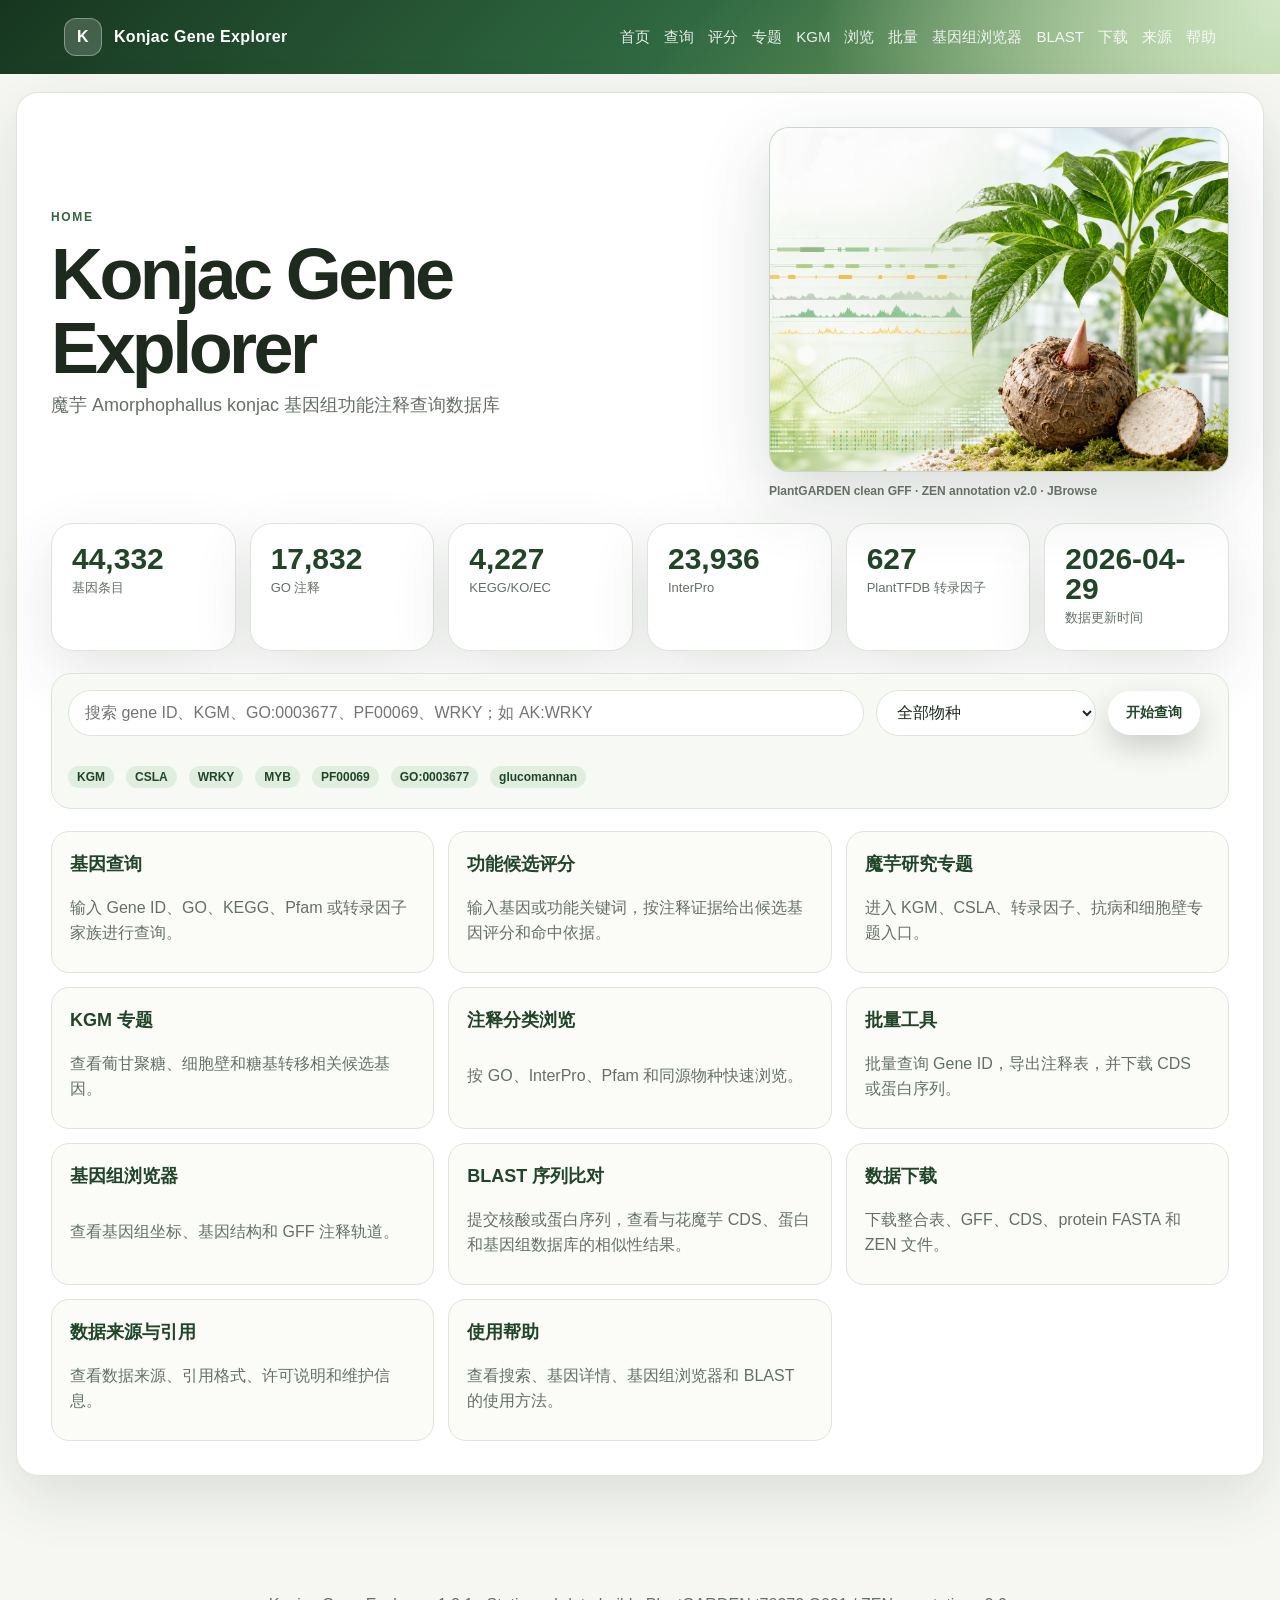
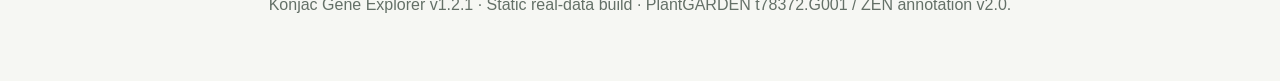
<file: index.html>
﻿<!doctype html>
<html lang="zh-CN">
<head>
  <meta charset="utf-8" />
  <meta name="viewport" content="width=device-width, initial-scale=1" />
  <title>Konjac Gene Explorer | 魔芋基因查询数据库 v1.2.1</title>
  <meta name="description" content="魔芋 Amorphophallus konjac 基因组功能注释查询数据库，整合 PlantGARDEN t78372.G001、ZEN v2.0、GO、KEGG/KO/EC、InterPro、Pfam、PlantTFDB 与序列下载。" />
  <link rel="stylesheet" href="./styles.css" />
</head>
<body>
  <header class="hero">
    <nav class="nav">
      <a class="brand" href="#/" aria-label="Konjac Gene Explorer 首页">
        <span class="brand-mark">K</span>
        <span>Konjac Gene Explorer</span>
      </a>
      <div class="nav-links" aria-label="主要导航">
        <a href="#/">首页</a>
        <a href="#search">查询</a>
        <a href="#score">评分</a>
        <a href="#topics">专题</a>
        <a href="#kgm">KGM</a>
        <a href="#browse">浏览</a>
        <a href="#bulk">批量</a>
        <a href="#" id="navJbrowseLink">基因组浏览器</a>
        <a href="#blast">BLAST</a>
        <a href="#downloads">下载</a>
        <a href="#sources">来源</a>
        <a href="#help">帮助</a>
      </div>
    </nav>
  </header>

  <main>
    <section class="panel home-shell" id="homeView" data-view="home">
      <div class="home-hero-grid">
        <div class="section-heading">
          <p class="eyebrow">Home</p>
          <h1 class="home-title">Konjac Gene Explorer</h1>
          <p class="home-copy">魔芋 Amorphophallus konjac 基因组功能注释查询数据库</p>
        </div>
        <figure class="home-visual">
          <img src="./assets/ai/konjac-hero-genome.png" alt="魔芋植株与基因组浏览轨道的科研风格图像" />
          <figcaption>PlantGARDEN clean GFF · ZEN annotation v2.0 · JBrowse</figcaption>
        </figure>
      </div>

      <section class="hero-stats" aria-label="数据库统计">
        <article><strong id="statGenes">-</strong><span>基因条目</span></article>
        <article><strong id="statGo">-</strong><span>GO 注释</span></article>
        <article><strong id="statKegg">-</strong><span>KEGG/KO/EC</span></article>
        <article><strong id="statInterpro">-</strong><span>InterPro</span></article>
        <article><strong id="statTf">-</strong><span>PlantTFDB 转录因子</span></article>
        <article><strong id="statUpdated">-</strong><span>数据更新时间</span></article>
      </section>

      <div class="home-search">
        <div class="search-main home-search-main">
          <input id="homeSearchInput" type="search" placeholder="搜索 gene ID、KGM、GO:0003677、PF00069、WRKY；如 AK:WRKY" autocomplete="off" />
          <select id="homeSpeciesFilter" class="species-inline-select" aria-label="首页按物种筛选">
            <option value="">全部物种</option>
          </select>
          <button class="button primary" id="homeSearchButton">开始查询</button>
        </div>
        <div class="quick-row" id="homeQuickSearches" aria-label="常用搜索"></div>
      </div>

      <div class="module-grid" id="homeModules"></div>
    </section>

    <section class="panel view-shell" id="searchView" data-view="search" hidden>
      <div class="section-heading">
        <p class="eyebrow">Search</p>
        <h2>基因查询</h2>
        <p>输入 Gene ID、功能关键词、GO、KEGG、Pfam 或转录因子家族后，再显示结果表格。支持同义词扩展搜索。</p>
      </div>

      <div class="quick-row" id="quickSearches" aria-label="常用搜索"></div>

      <div class="search-box">
        <div class="search-main">
          <input id="searchInput" type="search" placeholder="例如：evm.model.HIC_ASM_10.860_Akon、AK:WRKY、KGM、CSLA、GO:0003677、PF00069" autocomplete="off" />
          <select id="speciesFilter" class="species-inline-select" aria-label="按物种筛选">
            <option value="">全部物种</option>
          </select>
          <button class="button primary" id="searchButton">搜索</button>
          <button class="button ghost" id="resetButton">重置</button>
        </div>
        <div class="search-options">
          <label>字段
            <select id="fieldFilter" aria-label="选择搜索字段">
              <option value="all">全字段</option>
              <option value="gene">Gene ID / 别名</option>
              <option value="function">功能注释</option>
              <option value="go">GO / GO slim</option>
              <option value="kegg">KEGG / KO / EC</option>
              <option value="domain">InterPro / Pfam</option>
              <option value="tf">转录因子</option>
              <option value="homology">同源命中</option>
              <option value="location">染色体/坐标</option>
            </select>
          </label>
          <label>注释状态
            <select id="annotationFilter" aria-label="按注释状态筛选">
              <option value="">全部</option>
              <option value="go">有 GO</option>
              <option value="kegg">有 KEGG/KO/EC</option>
              <option value="interpro">有 InterPro</option>
              <option value="pfam">有 Pfam</option>
              <option value="tf">PlantTFDB 转录因子</option>
              <option value="homolog">有同源命中</option>
              <option value="hic">HIC_ASM 染色体组装片段</option>
              <option value="ctg">CTG 片段</option>
            </select>
          </label>
          <label>排序
            <select id="sortMode" aria-label="排序方式">
              <option value="relevance">相关度</option>
              <option value="gene_id">Gene ID</option>
              <option value="location">染色体/坐标</option>
              <option value="protein_desc">蛋白长度 ↓</option>
              <option value="identity_desc">Identity ↓</option>
              <option value="bitscore_desc">Bitscore ↓</option>
            </select>
          </label>
          <label>每页
            <select id="pageSize" aria-label="每页显示条数">
              <option value="50">50</option>
              <option value="100" selected>100</option>
              <option value="250">250</option>
            </select>
          </label>
        </div>
      </div>

      <p id="searchPrompt" class="search-prompt">请输入 Gene ID、功能关键词、GO、KEGG、Pfam 或转录因子家族进行查询。</p>
      <div id="activeTopic" class="active-topic" hidden></div>
      <div id="queryHint" class="query-hint" hidden></div>
      <div id="loadStatus" class="load-status" role="status" aria-live="polite">
        <div class="load-status-head">
          <span id="loadStatusText">正在准备加载数据...</span>
          <span id="loadStatusPercent">0%</span>
        </div>
        <div class="load-bar" aria-hidden="true"><span id="loadStatusBar"></span></div>
      </div>

      <div class="toolbar">
        <span id="resultCount">当前尚未执行搜索</span>
        <div class="toolbar-actions">
          <button class="button ghost small" id="prevPage">上一页</button>
          <span id="pageInfo" class="muted">-</span>
          <button class="button ghost small" id="nextPage">下一页</button>
          <button class="button secondary small" id="downloadFiltered">下载当前结果 CSV</button>
        </div>
      </div>
      <div id="filterSummary" class="filter-summary" hidden></div>
      <div id="searchStatus" class="search-status" hidden></div>

      <div id="resultsPanel" hidden>
        <div class="table-wrap">
          <table id="resultsTable">
            <thead>
              <tr>
                <th>Gene ID</th>
                <th>基因名称/别名</th>
                <th>位置</th>
                <th>功能摘要</th>
                <th>证据</th>
                <th>详情</th>
              </tr>
            </thead>
            <tbody></tbody>
          </table>
        </div>
        <div id="emptyHelp" class="empty-help" hidden></div>
      </div>
    </section>

    <section class="panel view-shell" id="scoreView" data-view="score" hidden>
      <div class="section-heading">
        <p class="eyebrow">Function scorer</p>
        <h2>功能候选评分</h2>
        <p>输入 Gene ID 或功能关键词，基于现有注释证据进行可解释评分。当前不调用外部 API。</p>
      </div>
      <div id="scoreContent" class="score-tool"></div>
    </section>

    <section class="panel view-shell" id="geneView" data-view="gene" hidden>
      <div class="section-heading">
        <p class="eyebrow">Gene detail</p>
        <h2 id="detailTitle">基因详情</h2>
      </div>
      <div class="gene-detail-actions">
        <button class="button ghost small" id="backToSearch">返回搜索结果</button>
        <a class="button secondary small" href="#search">返回搜索页</a>
      </div>
      <div id="detailContent" class="detail-grid"></div>
    </section>

    <section class="panel view-shell" id="topicsView" data-view="topics" hidden>
      <div class="section-heading">
        <p class="eyebrow">Topic shortcuts</p>
        <h2>魔芋研究专题</h2>
        <p>点击专题卡片后会跳转到搜索页并自动执行对应关键词搜索。</p>
      </div>
      <div id="topicCards" class="topic-grid"></div>
    </section>

    <section class="panel view-shell" id="kgmView" data-view="kgm" hidden>
      <div class="section-heading">
        <p class="eyebrow">KGM topic</p>
        <h2>葡甘聚糖候选基因专题</h2>
        <p>围绕 konjac glucomannan、细胞壁、多糖合成和糖基转移相关注释整理候选基因。</p>
      </div>
      <div id="kgmContent" class="kgm-topic"></div>
    </section>

    <section class="panel view-shell" id="browseView" data-view="browse" hidden>
      <div class="section-heading">
        <p class="eyebrow">Browse</p>
        <h2>注释分类浏览</h2>
        <p>点击标签会跳转到搜索页并自动执行查询。</p>
      </div>
      <div id="browsePanels" class="browse-grid"></div>
    </section>

    <section class="panel view-shell" id="bulkView" data-view="bulk" hidden>
      <div class="section-heading">
        <p class="eyebrow">Bulk tools</p>
        <h2>批量 Gene ID 工具</h2>
        <p>粘贴多个 Gene ID，批量查看注释、导出表格或下载序列。</p>
      </div>
      <div id="bulkContent" class="bulk-tool"></div>
    </section>

    <section class="panel view-shell" id="downloadsView" data-view="downloads" hidden>
      <div class="section-heading">
        <p class="eyebrow">Downloads</p>
        <h2>数据下载</h2>
        <p>提供网站整合表、GFF、CDS、protein FASTA 和 ZEN 注释文件。</p>
      </div>
      <div class="download-meta">
        <div><strong>版本</strong><span>v1.2.1</span></div>
        <div><strong>更新时间</strong><span>2026-04-29</span></div>
      </div>
      <div id="downloadCards" class="download-grid"></div>
    </section>
    <section class="panel view-shell" id="blastView" data-view="blast" hidden>
      <div class="section-heading">
        <p class="eyebrow">BLAST</p>
        <h2>BLAST 序列比对</h2>
        <p>提交核酸或蛋白序列，搜索花魔芋 CDS、蛋白和基因组数据库。</p>
      </div>
      <div id="blastContent" class="blast-grid"></div>
    </section>

    <section class="panel view-shell" id="sourcesView" data-view="sources" hidden>
      <div class="section-heading">
        <p class="eyebrow">Sources & citation</p>
        <h2>数据来源与引用信息</h2>
      </div>
      <div class="source-grid" id="sourcesContent">
        <article class="card">
          <h3>当前数据版本</h3>
          <dl>
            <dt>物种</dt><dd>Amorphophallus konjac</dd>
            <dt>基因组</dt><dd>PlantGARDEN t78372.G001 / NCBI assembly GCA_022559845.1</dd>
            <dt>基因结构</dt><dd>PlantGARDEN clean.gff</dd>
            <dt>CDS / protein</dt><dd>clean.cds / clean.pep</dd>
            <dt>功能注释</dt><dd>ZEN annotation v2.0, GO, GO slim, KEGG/KO/EC, InterPro, Pfam, PlantTFDB</dd>
            <dt>网站版本</dt><dd>Konjac Gene Explorer v1.2.1 static build</dd>
            <dt>更新时间</dt><dd>2026-04-29</dd>
          </dl>
        </article>
        <article class="card">
          <h3>引用与许可</h3>
          <dl>
            <dt>PlantGARDEN</dt><dd>Amorphophallus konjac genome and gene annotation resources</dd>
            <dt>ZEN</dt><dd>ZEN annotation v2.0 annotation package</dd>
            <dt>NCBI assembly</dt><dd>GCA_022559845.1</dd>
            <dt>外部资源</dt><dd>GO、KEGG/KO/EC、InterPro、Pfam、PlantTFDB</dd>
            <dt>Citation</dt><dd>Konjac Gene Explorer, data release 2026-04-29</dd>
            <dt>License</dt><dd>请同时遵循原始数据源和外部注释数据库的使用条款。</dd>
          </dl>
        </article>
        <article class="card full">
          <h3>解释与使用边界</h3>
          <ul class="check-list">
            <li>候选基因来自功能注释、结构域、GO/KEGG、同源命中和专题关键字筛选，不等同于实验验证结果。</li>
            <li>目前完整基因注释、CDS、蛋白和 JBrowse 轨道已接入花魔芋；白魔芋、珠芽魔芋和疣柄魔芋仍需完整基因集后再导入搜索库。</li>
            <li>用于论文、报告或公开数据发布前，应核对 PlantGARDEN、ZEN、NCBI、GO、KEGG、InterPro、Pfam、PlantTFDB 的正式引用和许可要求。</li>
            <li>使用本站结果发表或展示时，建议同时引用原始基因组、注释和外部数据库来源。</li>
          </ul>
        </article>
      </div>
      <p class="notice">说明：本站整合花魔芋基因组、基因结构、功能注释、序列检索、基因组浏览器和 BLAST 查询；表达矩阵和共表达网络可在后续版本继续加入。</p>
    </section>

    <section class="panel view-shell" id="helpView" data-view="help" hidden>
      <div class="section-heading">
        <p class="eyebrow">Help</p>
        <h2>使用帮助</h2>
      </div>
      <div class="help-grid" id="helpContent">
        <article class="card">
          <h3>搜索示例</h3>
          <ul>
            <li>精确 gene ID：<code>evm.model.HIC_ASM_10.860_Akon</code></li>
            <li>物种前缀：<code>AK:evm.model.HIC_ASM_10.860_Akon</code> 或 <code>AKevm.model.HIC_ASM_10.860_Akon</code></li>
            <li>结构域：<code>PF00069</code>、<code>IPR000719</code></li>
            <li>GO：<code>GO:0003677</code> 或 <code>DNA binding</code></li>
            <li>魔芋关键词：<code>KGM</code>、<code>CSLA</code>、<code>WRKY</code></li>
            <li>转录因子：<code>WRKY</code>、<code>MYB</code>、<code>bHLH</code></li>
          </ul>
        </article>
        <article class="card">
          <h3>基因组浏览器</h3>
          <p>基因详情页提供“在基因组浏览器中查看”入口，可跳转到对应坐标并显示基因结构。</p>
          <p class="help-note">如果轨道加载较慢，请等待参考序列和 GFF 轨道完成加载后再操作视图。</p>
        </article>
        <article class="card">
          <h3>常见问题</h3>
          <ul>
            <li>如果 URL 中带有 <code>#search?q=...</code> 或 <code>#gene/...</code>，刷新后会恢复到对应视图。</li>
            <li>搜索栏旁的物种选择可限制搜索范围；不选择时搜索当前已接入的全部基因记录。</li>
            <li>BLAST 任务提交后可能需要等待计算节点处理，刷新任务可查看最新状态。</li>
            <li>表达图谱和多物种比较将在获得完整表达矩阵或其他物种基因集后加入。</li>
          </ul>
        </article>
      </div>
    </section>
  </main>

  <div id="toast" class="toast" hidden></div>

  <footer>
    <p>Konjac Gene Explorer v1.2.1 · Static real-data build · PlantGARDEN t78372.G001 / ZEN annotation v2.0.</p>
  </footer>

  <script src="./runtime-config.js"></script>
  <script src="./scripts/runtime-url-core.js"></script>
  <script src="./scripts/gene-display-core.js"></script>
  <script src="./scripts/function-scorer-core.js"></script>
  <script src="./app.js"></script>
</body>
</html>
</file>
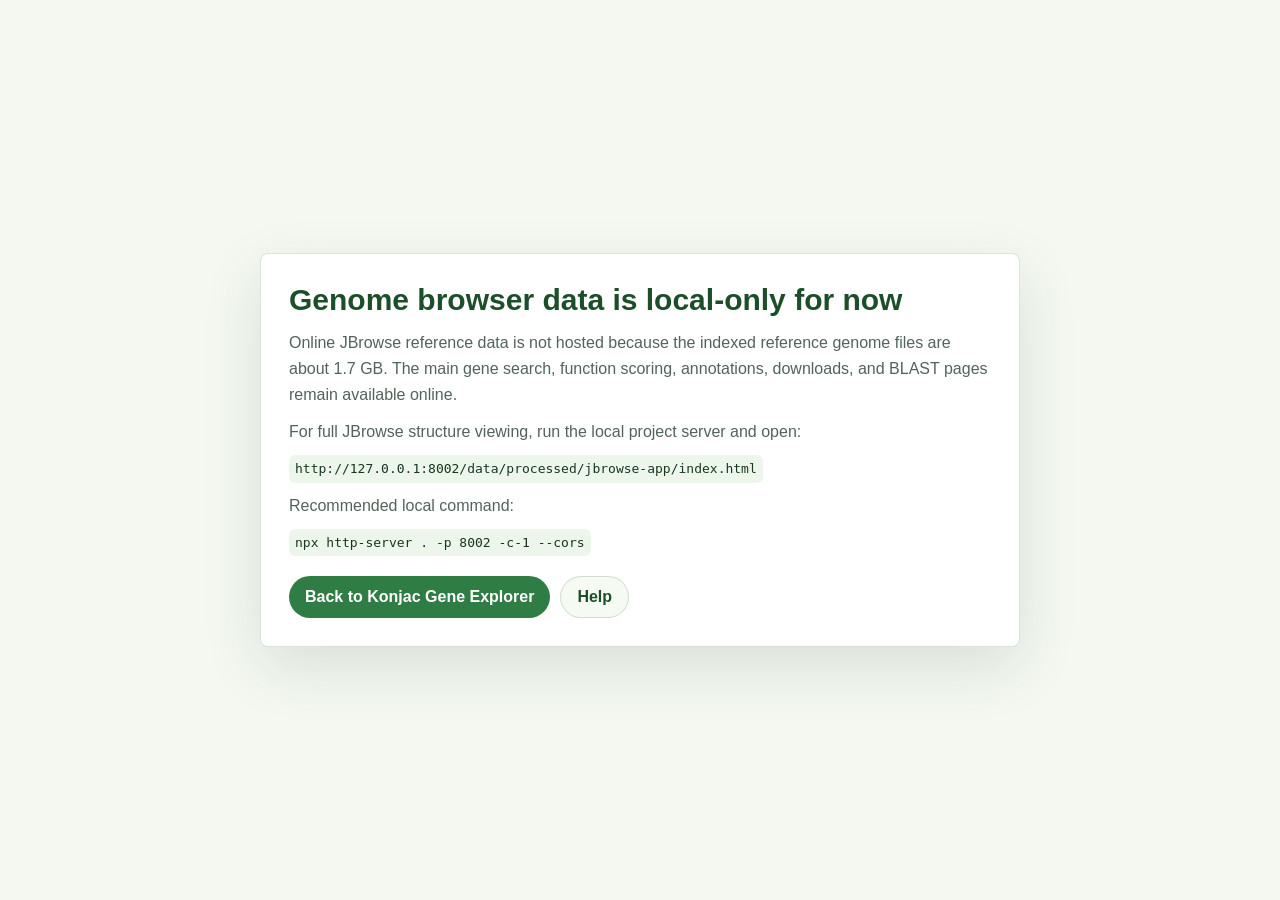
<file: data/processed/jbrowse-app/index.html>
<!doctype html>
<html lang="en">
<head>
  <meta charset="utf-8">
  <link rel="shortcut icon" href="favicon.ico">
  <meta name="viewport" content="width=device-width,initial-scale=1">
  <meta name="theme-color" content="#000000">
  <meta name="description" content="Konjac Gene Explorer genome browser">
  <link rel="manifest" href="manifest.json">
  <title>Konjac Genome Browser</title>
  <style>
    * { box-sizing: border-box; overscroll-behavior-x: none; }
    body {
      margin: 0;
      font-family: Inter, "Segoe UI", Arial, sans-serif;
      color: #172318;
      background: #f4f8f1;
    }
    .online-note {
      min-height: 100vh;
      display: grid;
      place-items: center;
      padding: 32px 18px;
    }
    .online-card {
      width: min(760px, 100%);
      border: 1px solid rgba(61, 99, 70, 0.18);
      border-radius: 8px;
      background: #fff;
      padding: 28px;
      box-shadow: 0 20px 60px rgba(29, 54, 34, 0.12);
    }
    .online-card h1 {
      margin: 0 0 12px;
      font-size: 30px;
      line-height: 1.2;
      color: #1d4e2a;
    }
    .online-card p {
      margin: 10px 0;
      color: #52645a;
      line-height: 1.65;
    }
    .online-card code {
      display: inline-block;
      max-width: 100%;
      overflow-wrap: anywhere;
      border-radius: 6px;
      padding: 3px 6px;
      color: #16381f;
      background: #edf6ea;
    }
    .online-actions {
      display: flex;
      flex-wrap: wrap;
      gap: 10px;
      margin-top: 20px;
    }
    .online-actions a {
      display: inline-flex;
      align-items: center;
      min-height: 42px;
      border-radius: 999px;
      padding: 10px 16px;
      text-decoration: none;
      font-weight: 800;
      color: #fff;
      background: #2f7d45;
    }
    .online-actions a.secondary {
      color: #1d4e2a;
      border: 1px solid rgba(61, 99, 70, 0.2);
      background: #f5fbf2;
    }
  </style>
</head>
<body>
  <noscript>You need to enable JavaScript to run this page.</noscript>
  <div id="root"></div>
  <script>
    function isLocalJbrowseHost() {
      return ['localhost', '127.0.0.1', '0.0.0.0'].includes(window.location.hostname);
    }

    function renderOnlineNotice() {
      document.getElementById('root').innerHTML = `
        <main class="online-note">
          <section class="online-card">
            <h1>Genome browser data is local-only for now</h1>
            <p>Online JBrowse reference data is not hosted because the indexed reference genome files are about 1.7 GB. The main gene search, function scoring, annotations, downloads, and BLAST pages remain available online.</p>
            <p>For full JBrowse structure viewing, run the local project server and open:</p>
            <p><code>http://127.0.0.1:8002/data/processed/jbrowse-app/index.html</code></p>
            <p>Recommended local command:</p>
            <p><code>npx http-server . -p 8002 -c-1 --cors</code></p>
            <div class="online-actions">
              <a href="../../../#/">Back to Konjac Gene Explorer</a>
              <a class="secondary" href="../../../#help">Help</a>
            </div>
          </section>
        </main>
      `;
    }

    if (isLocalJbrowseHost()) {
      const script = document.createElement('script');
      script.defer = true;
      script.src = 'static/js/main.d3da3f70.js';
      document.head.appendChild(script);
    } else {
      renderOnlineNotice();
    }
  </script>
</body>
</html>
</file>
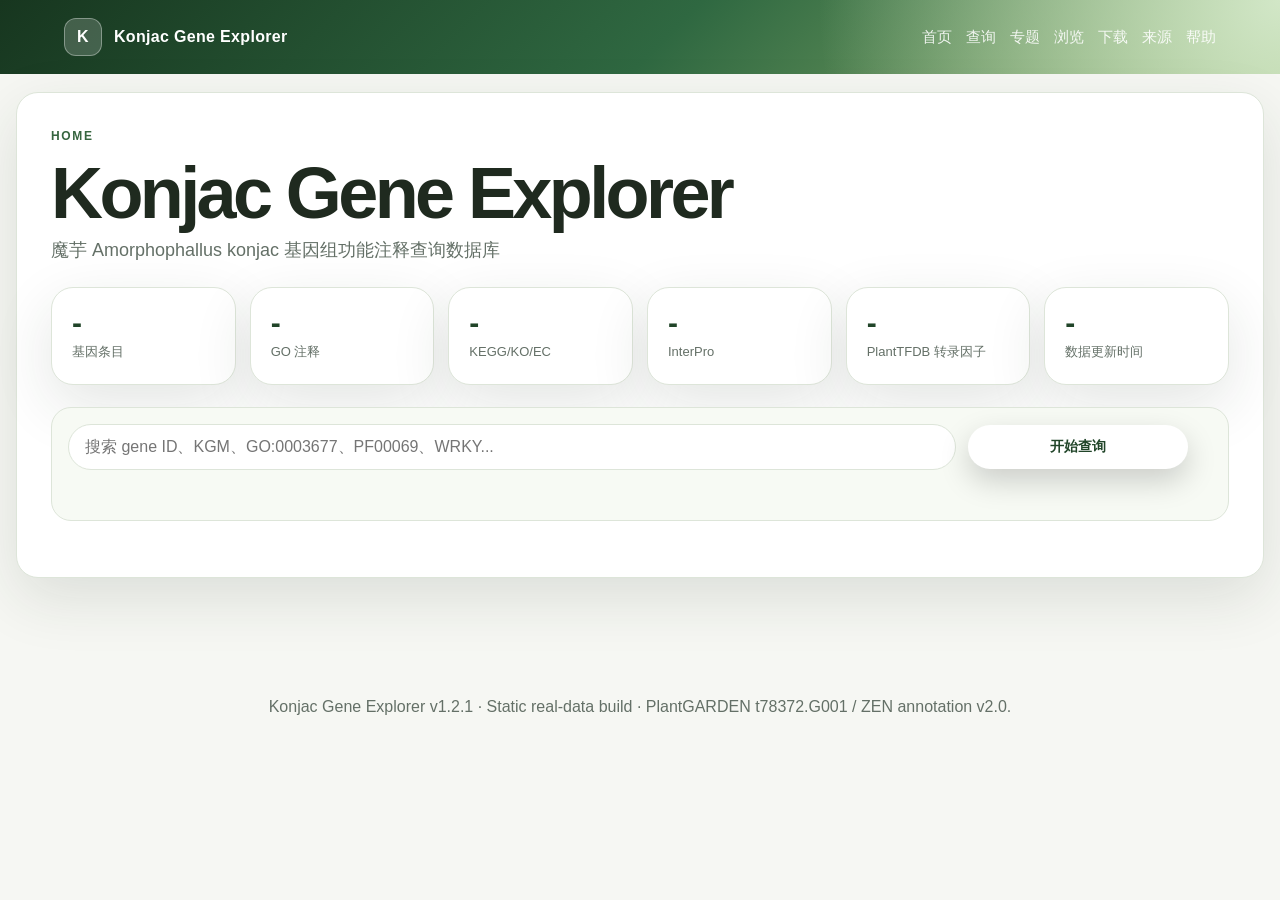
<file: index.stable.fixed.html>
﻿<!doctype html>
<html lang="zh-CN">
<head>
  <meta charset="utf-8" />
  <meta name="viewport" content="width=device-width, initial-scale=1" />
  <title>Konjac Gene Explorer | 魔芋基因查询数据库 v1.2.1</title>
  <meta name="description" content="魔芋 Amorphophallus konjac 基因组功能注释查询数据库，整合 PlantGARDEN t78372.G001、ZEN v2.0、GO、KEGG/KO/EC、InterPro、Pfam、PlantTFDB 与序列下载。" />
  <link rel="stylesheet" href="./styles.css" />
</head>
<body>
  <header class="hero">
    <nav class="nav">
      <a class="brand" href="#/" aria-label="Konjac Gene Explorer 首页">
        <span class="brand-mark">K</span>
        <span>Konjac Gene Explorer</span>
      </a>
      <div class="nav-links" aria-label="主要导航">
        <a href="#/">首页</a>
        <a href="#search">查询</a>
        <a href="#topics">专题</a>
        <a href="#browse">浏览</a>
        <a href="#downloads">下载</a>
        <a href="#sources">来源</a>
        <a href="#help">帮助</a>
      </div>
    </nav>
  </header>

  <main>
    <section class="panel home-shell" id="homeView" data-view="home">
      <div class="section-heading">
        <p class="eyebrow">Home</p>
        <h1 class="home-title">Konjac Gene Explorer</h1>
        <p class="home-copy">魔芋 Amorphophallus konjac 基因组功能注释查询数据库</p>
      </div>

      <section class="hero-stats" aria-label="数据库统计">
        <article><strong id="statGenes">-</strong><span>基因条目</span></article>
        <article><strong id="statGo">-</strong><span>GO 注释</span></article>
        <article><strong id="statKegg">-</strong><span>KEGG/KO/EC</span></article>
        <article><strong id="statInterpro">-</strong><span>InterPro</span></article>
        <article><strong id="statTf">-</strong><span>PlantTFDB 转录因子</span></article>
        <article><strong id="statUpdated">-</strong><span>数据更新时间</span></article>
      </section>

      <div class="home-search">
        <div class="search-main home-search-main">
          <input id="homeSearchInput" type="search" placeholder="搜索 gene ID、KGM、GO:0003677、PF00069、WRKY..." autocomplete="off" />
          <button class="button primary" id="homeSearchButton">开始查询</button>
        </div>
        <div class="quick-row" id="homeQuickSearches" aria-label="常用搜索"></div>
      </div>

      <div class="module-grid" id="homeModules"></div>
    </section>

    <section class="panel view-shell" id="searchView" data-view="search" hidden>
      <div class="section-heading">
        <p class="eyebrow">Search</p>
        <h2>基因查询</h2>
        <p>输入 Gene ID、功能关键词、GO、KEGG、Pfam 或转录因子家族后，再显示结果表格。支持同义词扩展搜索。</p>
      </div>

      <div class="quick-row" id="quickSearches" aria-label="常用搜索"></div>

      <div class="search-box">
        <div class="search-main">
          <input id="searchInput" type="search" placeholder="例如：evm.model.HIC_ASM_10.860_Akon、KGM、CSLA、GO:0003677、PF00069、WRKY" autocomplete="off" />
          <button class="button primary" id="searchButton">搜索</button>
          <button class="button ghost" id="resetButton">重置</button>
        </div>
        <div class="search-options">
          <label>字段
            <select id="fieldFilter" aria-label="选择搜索字段">
              <option value="all">全字段</option>
              <option value="gene">Gene ID / 别名</option>
              <option value="function">功能注释</option>
              <option value="go">GO / GO slim</option>
              <option value="kegg">KEGG / KO / EC</option>
              <option value="domain">InterPro / Pfam</option>
              <option value="tf">转录因子</option>
              <option value="homology">同源命中</option>
              <option value="location">染色体/坐标</option>
            </select>
          </label>
          <label>物种
            <select id="speciesFilter" aria-label="按物种筛选">
              <option value="">全部物种</option>
            </select>
          </label>
          <label>注释状态
            <select id="annotationFilter" aria-label="按注释状态筛选">
              <option value="">全部</option>
              <option value="go">有 GO</option>
              <option value="kegg">有 KEGG/KO/EC</option>
              <option value="interpro">有 InterPro</option>
              <option value="pfam">有 Pfam</option>
              <option value="tf">PlantTFDB 转录因子</option>
              <option value="homolog">有同源命中</option>
              <option value="hic">HIC_ASM 染色体组装片段</option>
              <option value="ctg">CTG 片段</option>
            </select>
          </label>
          <label>排序
            <select id="sortMode" aria-label="排序方式">
              <option value="relevance">相关度</option>
              <option value="gene_id">Gene ID</option>
              <option value="location">染色体/坐标</option>
              <option value="protein_desc">蛋白长度 ↓</option>
              <option value="identity_desc">Identity ↓</option>
              <option value="bitscore_desc">Bitscore ↓</option>
            </select>
          </label>
          <label>每页
            <select id="pageSize" aria-label="每页显示条数">
              <option value="50">50</option>
              <option value="100" selected>100</option>
            </select>
          </label>
        </div>
      </div>

      <p id="searchPrompt" class="search-prompt">请输入 Gene ID、功能关键词、GO、KEGG、Pfam 或转录因子家族进行查询。</p>
      <div id="activeTopic" class="active-topic" hidden></div>
      <div id="queryHint" class="query-hint" hidden></div>
      <div id="loadStatus" class="load-status" role="status" aria-live="polite">
        <div class="load-status-head">
          <span id="loadStatusText">正在准备加载数据...</span>
          <span id="loadStatusPercent">0%</span>
        </div>
        <div class="load-bar" aria-hidden="true"><span id="loadStatusBar"></span></div>
      </div>

      <div class="toolbar">
        <span id="resultCount">当前尚未执行搜索</span>
        <div class="toolbar-actions">
          <button class="button ghost small" id="prevPage">上一页</button>
          <span id="pageInfo" class="muted">-</span>
          <button class="button ghost small" id="nextPage">下一页</button>
          <button class="button secondary small" id="downloadFiltered">下载当前结果 CSV</button>
        </div>
      </div>
      <div id="filterSummary" class="filter-summary" hidden></div>
      <div id="searchStatus" class="search-status" hidden></div>

      <div id="resultsPanel" hidden>
        <div class="table-wrap">
          <table id="resultsTable">
            <thead>
              <tr>
                <th>Gene ID</th>
                <th>名称/别名</th>
                <th>位置</th>
                <th>功能摘要</th>
                <th>证据</th>
                <th>详情</th>
              </tr>
            </thead>
            <tbody></tbody>
          </table>
        </div>
        <div id="emptyHelp" class="empty-help" hidden></div>
      </div>
    </section>

    <section class="panel view-shell" id="geneView" data-view="gene" hidden>
      <div class="section-heading">
        <p class="eyebrow">Gene detail</p>
        <h2 id="detailTitle">基因详情</h2>
      </div>
      <div class="gene-detail-actions">
        <button class="button ghost small" id="backToSearch">返回搜索结果</button>
        <a class="button secondary small" href="#search">返回搜索页</a>
      </div>
      <div id="detailContent" class="detail-grid"></div>
    </section>

    <section class="panel view-shell" id="topicsView" data-view="topics" hidden>
      <div class="section-heading">
        <p class="eyebrow">Topic shortcuts</p>
        <h2>魔芋研究专题</h2>
        <p>点击专题卡片后会跳转到搜索页并自动执行对应关键词搜索。</p>
      </div>
      <div id="topicCards" class="topic-grid"></div>
    </section>

    <section class="panel view-shell" id="browseView" data-view="browse" hidden>
      <div class="section-heading">
        <p class="eyebrow">Browse</p>
        <h2>注释分类浏览</h2>
        <p>点击标签会跳转到搜索页并自动执行查询。</p>
      </div>
      <div id="browsePanels" class="browse-grid"></div>
    </section>

    <section class="panel view-shell" id="downloadsView" data-view="downloads" hidden>
      <div class="section-heading">
        <p class="eyebrow">Downloads</p>
        <h2>数据下载</h2>
        <p>提供网站整合表、GFF、CDS、protein FASTA 和 ZEN 注释文件。</p>
      </div>
      <div class="download-meta">
        <div><strong>版本</strong><span>v1.2.1</span></div>
        <div><strong>更新时间</strong><span>2026-04-29</span></div>
      </div>
      <div id="downloadCards" class="download-grid"></div>
    </section>

    <section class="panel view-shell" id="sourcesView" data-view="sources" hidden>
      <div class="section-heading">
        <p class="eyebrow">Sources & citation</p>
        <h2>数据来源与引用信息</h2>
      </div>
      <div class="source-grid">
        <article class="card">
          <h3>当前数据版本</h3>
          <dl>
            <dt>物种</dt><dd>Amorphophallus konjac</dd>
            <dt>基因组</dt><dd>PlantGARDEN t78372.G001 / NCBI assembly GCA_022559845.1</dd>
            <dt>基因结构</dt><dd>PlantGARDEN clean.gff</dd>
            <dt>CDS / protein</dt><dd>clean.cds / clean.pep</dd>
            <dt>功能注释</dt><dd>ZEN annotation v2.0, GO, GO slim, KEGG/KO/EC, InterPro, Pfam, PlantTFDB</dd>
            <dt>网站版本</dt><dd>Konjac Gene Explorer v1.2.1 static build</dd>
            <dt>更新时间</dt><dd>2026-04-29</dd>
          </dl>
        </article>
        <article class="card">
          <h3>引用与许可</h3>
          <dl>
            <dt>PlantGARDEN</dt><dd>待补充</dd>
            <dt>ZEN</dt><dd>待补充</dd>
            <dt>NCBI assembly</dt><dd>待补充</dd>
            <dt>外部资源</dt><dd>GO、KEGG/KO/EC、InterPro、Pfam、PlantTFDB</dd>
            <dt>Citation</dt><dd>待补充</dd>
            <dt>License</dt><dd>待补充</dd>
          </dl>
        </article>
        <article class="card full">
          <h3>解释与使用边界</h3>
          <ul class="check-list">
            <li>候选基因来自功能注释、结构域、GO/KEGG、同源命中和专题关键字筛选，不等同于实验验证结果。</li>
            <li>用于论文、报告或公开数据发布前，应核对 PlantGARDEN、ZEN、NCBI、GO、KEGG、InterPro、Pfam、PlantTFDB 的正式引用和许可要求。</li>
            <li>DOI、正式许可、维护者和联系邮箱当前均为待补充信息，本站不会编造缺失来源。</li>
          </ul>
        </article>
      </div>
      <p class="notice">说明：本网站是静态数据浏览器，当前不包含在线 BLAST、JBrowse、表达矩阵或共表达网络。后续版本可继续加入这些分析模块。</p>
    </section>

    <section class="panel view-shell" id="helpView" data-view="help" hidden>
      <div class="section-heading">
        <p class="eyebrow">Help</p>
        <h2>使用帮助</h2>
      </div>
      <div class="help-grid">
        <article class="card">
          <h3>搜索示例</h3>
          <ul>
            <li>精确 gene ID：<code>evm.model.HIC_ASM_10.860_Akon</code></li>
            <li>结构域：<code>PF00069</code>、<code>IPR000719</code></li>
            <li>GO：<code>GO:0003677</code> 或 <code>DNA binding</code></li>
            <li>魔芋关键词：<code>KGM</code>、<code>CSLA</code>、<code>WRKY</code></li>
            <li>转录因子：<code>WRKY</code>、<code>MYB</code>、<code>bHLH</code></li>
          </ul>
        </article>
        <article class="card">
          <h3>本地运行</h3>
          <p>进入项目根目录后运行：</p>
          <pre><code>python -m http.server 8000</code></pre>
          <p>然后在浏览器中打开：</p>
          <pre><code>http://localhost:8000</code></pre>
        </article>
        <article class="card">
          <h3>常见问题与后续升级</h3>
          <ul>
            <li>当前页面是纯静态站，搜索结果和详情都来自本地数据文件。</li>
            <li>如果 URL 中带有 <code>#search?q=...</code> 或 <code>#gene/...</code>，刷新后会恢复到对应视图。</li>
            <li>后续可以加入 RNA-seq、BLAST、JBrowse 和共表达模块，但本阶段不实现。</li>
          </ul>
        </article>
      </div>
    </section>
  </main>

  <div id="toast" class="toast" hidden></div>

  <footer>
    <p>Konjac Gene Explorer v1.2.1 · Static real-data build · PlantGARDEN t78372.G001 / ZEN annotation v2.0.</p>
  </footer>

  <script src="./app.js"></script>
</body>
</html>
</file>
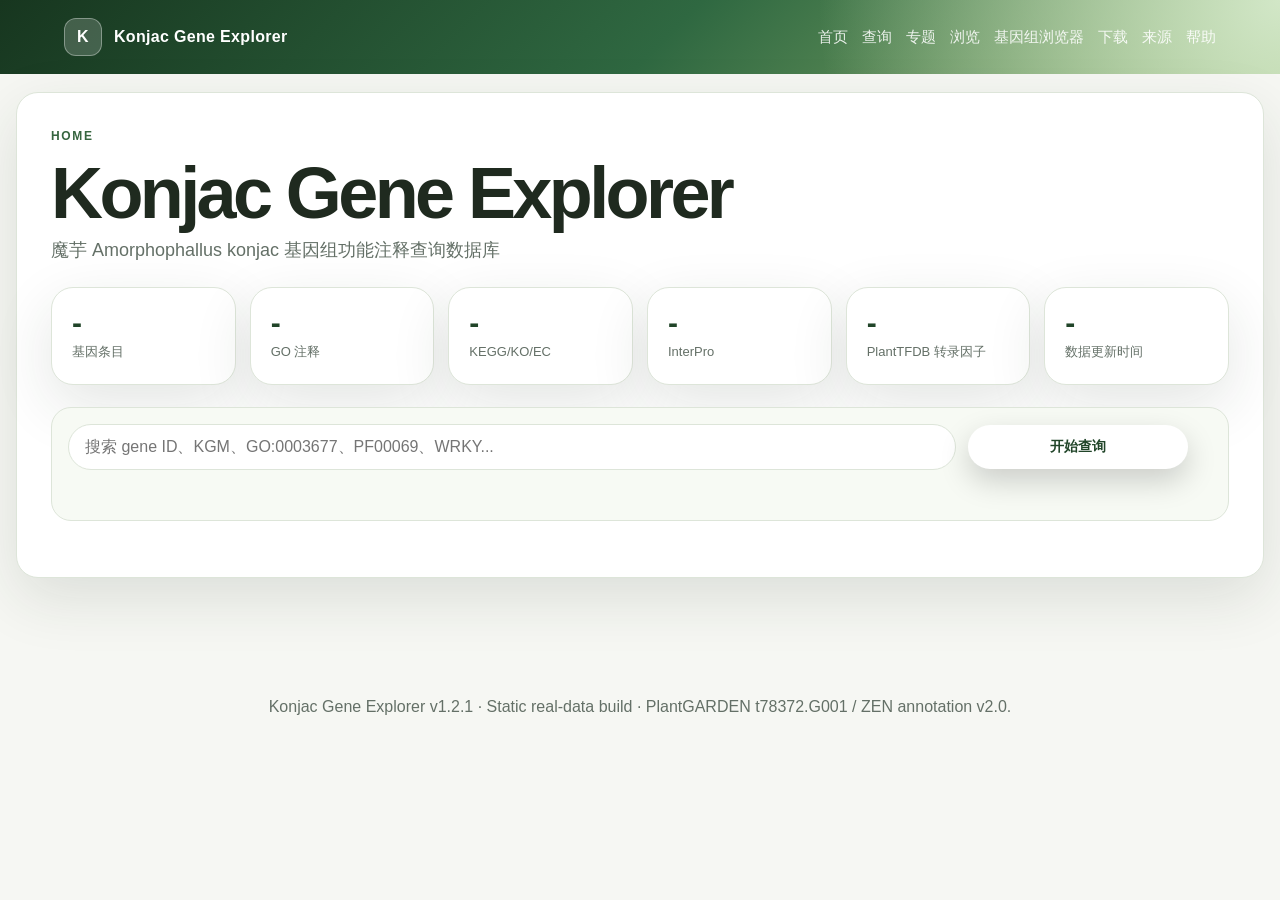
<file: index.stable.jbrowse-working.html>
﻿<!doctype html>
<html lang="zh-CN">
<head>
  <meta charset="utf-8" />
  <meta name="viewport" content="width=device-width, initial-scale=1" />
  <title>Konjac Gene Explorer | 魔芋基因查询数据库 v1.2.1</title>
  <meta name="description" content="魔芋 Amorphophallus konjac 基因组功能注释查询数据库，整合 PlantGARDEN t78372.G001、ZEN v2.0、GO、KEGG/KO/EC、InterPro、Pfam、PlantTFDB 与序列下载。" />
  <link rel="stylesheet" href="./styles.css" />
</head>
<body>
  <header class="hero">
    <nav class="nav">
      <a class="brand" href="#/" aria-label="Konjac Gene Explorer 首页">
        <span class="brand-mark">K</span>
        <span>Konjac Gene Explorer</span>
      </a>
      <div class="nav-links" aria-label="主要导航">
        <a href="#/">首页</a>
        <a href="#search">查询</a>
        <a href="#topics">专题</a>
        <a href="#browse">浏览</a>
        <a href="./data/processed/jbrowse-app/index.html" target="_blank" rel="noopener noreferrer">基因组浏览器</a>
        <a href="#downloads">下载</a>
        <a href="#sources">来源</a>
        <a href="#help">帮助</a>
      </div>
    </nav>
  </header>

  <main>
    <section class="panel home-shell" id="homeView" data-view="home">
      <div class="section-heading">
        <p class="eyebrow">Home</p>
        <h1 class="home-title">Konjac Gene Explorer</h1>
        <p class="home-copy">魔芋 Amorphophallus konjac 基因组功能注释查询数据库</p>
      </div>

      <section class="hero-stats" aria-label="数据库统计">
        <article><strong id="statGenes">-</strong><span>基因条目</span></article>
        <article><strong id="statGo">-</strong><span>GO 注释</span></article>
        <article><strong id="statKegg">-</strong><span>KEGG/KO/EC</span></article>
        <article><strong id="statInterpro">-</strong><span>InterPro</span></article>
        <article><strong id="statTf">-</strong><span>PlantTFDB 转录因子</span></article>
        <article><strong id="statUpdated">-</strong><span>数据更新时间</span></article>
      </section>

      <div class="home-search">
        <div class="search-main home-search-main">
          <input id="homeSearchInput" type="search" placeholder="搜索 gene ID、KGM、GO:0003677、PF00069、WRKY..." autocomplete="off" />
          <button class="button primary" id="homeSearchButton">开始查询</button>
        </div>
        <div class="quick-row" id="homeQuickSearches" aria-label="常用搜索"></div>
      </div>

      <div class="module-grid" id="homeModules"></div>
    </section>

    <section class="panel view-shell" id="searchView" data-view="search" hidden>
      <div class="section-heading">
        <p class="eyebrow">Search</p>
        <h2>基因查询</h2>
        <p>输入 Gene ID、功能关键词、GO、KEGG、Pfam 或转录因子家族后，再显示结果表格。支持同义词扩展搜索。</p>
      </div>

      <div class="quick-row" id="quickSearches" aria-label="常用搜索"></div>

      <div class="search-box">
        <div class="search-main">
          <input id="searchInput" type="search" placeholder="例如：evm.model.HIC_ASM_10.860_Akon、KGM、CSLA、GO:0003677、PF00069、WRKY" autocomplete="off" />
          <button class="button primary" id="searchButton">搜索</button>
          <button class="button ghost" id="resetButton">重置</button>
        </div>
        <div class="search-options">
          <label>字段
            <select id="fieldFilter" aria-label="选择搜索字段">
              <option value="all">全字段</option>
              <option value="gene">Gene ID / 别名</option>
              <option value="function">功能注释</option>
              <option value="go">GO / GO slim</option>
              <option value="kegg">KEGG / KO / EC</option>
              <option value="domain">InterPro / Pfam</option>
              <option value="tf">转录因子</option>
              <option value="homology">同源命中</option>
              <option value="location">染色体/坐标</option>
            </select>
          </label>
          <label>物种
            <select id="speciesFilter" aria-label="按物种筛选">
              <option value="">全部物种</option>
            </select>
          </label>
          <label>注释状态
            <select id="annotationFilter" aria-label="按注释状态筛选">
              <option value="">全部</option>
              <option value="go">有 GO</option>
              <option value="kegg">有 KEGG/KO/EC</option>
              <option value="interpro">有 InterPro</option>
              <option value="pfam">有 Pfam</option>
              <option value="tf">PlantTFDB 转录因子</option>
              <option value="homolog">有同源命中</option>
              <option value="hic">HIC_ASM 染色体组装片段</option>
              <option value="ctg">CTG 片段</option>
            </select>
          </label>
          <label>排序
            <select id="sortMode" aria-label="排序方式">
              <option value="relevance">相关度</option>
              <option value="gene_id">Gene ID</option>
              <option value="location">染色体/坐标</option>
              <option value="protein_desc">蛋白长度 ↓</option>
              <option value="identity_desc">Identity ↓</option>
              <option value="bitscore_desc">Bitscore ↓</option>
            </select>
          </label>
          <label>每页
            <select id="pageSize" aria-label="每页显示条数">
              <option value="50">50</option>
              <option value="100" selected>100</option>
              <option value="250">250</option>
            </select>
          </label>
        </div>
      </div>

      <p id="searchPrompt" class="search-prompt">请输入 Gene ID、功能关键词、GO、KEGG、Pfam 或转录因子家族进行查询。</p>
      <div id="activeTopic" class="active-topic" hidden></div>
      <div id="queryHint" class="query-hint" hidden></div>
      <div id="loadStatus" class="load-status" role="status" aria-live="polite">
        <div class="load-status-head">
          <span id="loadStatusText">正在准备加载数据...</span>
          <span id="loadStatusPercent">0%</span>
        </div>
        <div class="load-bar" aria-hidden="true"><span id="loadStatusBar"></span></div>
      </div>

      <div class="toolbar">
        <span id="resultCount">当前尚未执行搜索</span>
        <div class="toolbar-actions">
          <button class="button ghost small" id="prevPage">上一页</button>
          <span id="pageInfo" class="muted">-</span>
          <button class="button ghost small" id="nextPage">下一页</button>
          <button class="button secondary small" id="downloadFiltered">下载当前结果 CSV</button>
        </div>
      </div>
      <div id="filterSummary" class="filter-summary" hidden></div>
      <div id="searchStatus" class="search-status" hidden></div>

      <div id="resultsPanel" hidden>
        <div class="table-wrap">
          <table id="resultsTable">
            <thead>
              <tr>
                <th>Gene ID</th>
                <th>名称/别名</th>
                <th>位置</th>
                <th>功能摘要</th>
                <th>证据</th>
                <th>详情</th>
              </tr>
            </thead>
            <tbody></tbody>
          </table>
        </div>
        <div id="emptyHelp" class="empty-help" hidden></div>
      </div>
    </section>

    <section class="panel view-shell" id="geneView" data-view="gene" hidden>
      <div class="section-heading">
        <p class="eyebrow">Gene detail</p>
        <h2 id="detailTitle">基因详情</h2>
      </div>
      <div class="gene-detail-actions">
        <button class="button ghost small" id="backToSearch">返回搜索结果</button>
        <a class="button secondary small" href="#search">返回搜索页</a>
      </div>
      <div id="detailContent" class="detail-grid"></div>
    </section>

    <section class="panel view-shell" id="topicsView" data-view="topics" hidden>
      <div class="section-heading">
        <p class="eyebrow">Topic shortcuts</p>
        <h2>魔芋研究专题</h2>
        <p>点击专题卡片后会跳转到搜索页并自动执行对应关键词搜索。</p>
      </div>
      <div id="topicCards" class="topic-grid"></div>
    </section>

    <section class="panel view-shell" id="browseView" data-view="browse" hidden>
      <div class="section-heading">
        <p class="eyebrow">Browse</p>
        <h2>注释分类浏览</h2>
        <p>点击标签会跳转到搜索页并自动执行查询。</p>
      </div>
      <div id="browsePanels" class="browse-grid"></div>
    </section>

    <section class="panel view-shell" id="downloadsView" data-view="downloads" hidden>
      <div class="section-heading">
        <p class="eyebrow">Downloads</p>
        <h2>数据下载</h2>
        <p>提供网站整合表、GFF、CDS、protein FASTA 和 ZEN 注释文件。</p>
      </div>
      <div class="download-meta">
        <div><strong>版本</strong><span>v1.2.1</span></div>
        <div><strong>更新时间</strong><span>2026-04-29</span></div>
      </div>
      <div id="downloadCards" class="download-grid"></div>
    </section>

    <section class="panel view-shell" id="sourcesView" data-view="sources" hidden>
      <div class="section-heading">
        <p class="eyebrow">Sources & citation</p>
        <h2>数据来源与引用信息</h2>
      </div>
      <div class="source-grid">
        <article class="card">
          <h3>当前数据版本</h3>
          <dl>
            <dt>物种</dt><dd>Amorphophallus konjac</dd>
            <dt>基因组</dt><dd>PlantGARDEN t78372.G001 / NCBI assembly GCA_022559845.1</dd>
            <dt>基因结构</dt><dd>PlantGARDEN clean.gff</dd>
            <dt>CDS / protein</dt><dd>clean.cds / clean.pep</dd>
            <dt>功能注释</dt><dd>ZEN annotation v2.0, GO, GO slim, KEGG/KO/EC, InterPro, Pfam, PlantTFDB</dd>
            <dt>网站版本</dt><dd>Konjac Gene Explorer v1.2.1 static build</dd>
            <dt>更新时间</dt><dd>2026-04-29</dd>
          </dl>
        </article>
        <article class="card">
          <h3>引用与许可</h3>
          <dl>
            <dt>PlantGARDEN</dt><dd>待补充</dd>
            <dt>ZEN</dt><dd>待补充</dd>
            <dt>NCBI assembly</dt><dd>待补充</dd>
            <dt>外部资源</dt><dd>GO、KEGG/KO/EC、InterPro、Pfam、PlantTFDB</dd>
            <dt>Citation</dt><dd>待补充</dd>
            <dt>License</dt><dd>待补充</dd>
          </dl>
        </article>
        <article class="card full">
          <h3>解释与使用边界</h3>
          <ul class="check-list">
            <li>候选基因来自功能注释、结构域、GO/KEGG、同源命中和专题关键字筛选，不等同于实验验证结果。</li>
            <li>用于论文、报告或公开数据发布前，应核对 PlantGARDEN、ZEN、NCBI、GO、KEGG、InterPro、Pfam、PlantTFDB 的正式引用和许可要求。</li>
            <li>DOI、正式许可、维护者和联系邮箱当前均为待补充信息，本站不会编造缺失来源。</li>
          </ul>
        </article>
      </div>
      <p class="notice">说明：本网站是静态数据浏览器，当前不包含在线 BLAST、JBrowse、表达矩阵或共表达网络。后续版本可继续加入这些分析模块。</p>
    </section>

    <section class="panel view-shell" id="helpView" data-view="help" hidden>
      <div class="section-heading">
        <p class="eyebrow">Help</p>
        <h2>使用帮助</h2>
      </div>
      <div class="help-grid">
        <article class="card">
          <h3>搜索示例</h3>
          <ul>
            <li>精确 gene ID：<code>evm.model.HIC_ASM_10.860_Akon</code></li>
            <li>结构域：<code>PF00069</code>、<code>IPR000719</code></li>
            <li>GO：<code>GO:0003677</code> 或 <code>DNA binding</code></li>
            <li>魔芋关键词：<code>KGM</code>、<code>CSLA</code>、<code>WRKY</code></li>
            <li>转录因子：<code>WRKY</code>、<code>MYB</code>、<code>bHLH</code></li>
          </ul>
        </article>
        <article class="card">
          <h3>本地运行</h3>
          <p>进入项目根目录后运行：</p>
          <pre><code>python -m http.server 8000</code></pre>
          <p>然后在浏览器中打开：</p>
          <pre><code>http://localhost:8000</code></pre>
        </article>
        <article class="card">
          <h3>常见问题与后续升级</h3>
          <ul>
            <li>当前页面是纯静态站，搜索结果和详情都来自本地数据文件。</li>
            <li>如果 URL 中带有 <code>#search?q=...</code> 或 <code>#gene/...</code>，刷新后会恢复到对应视图。</li>
            <li>后续可以加入 RNA-seq、BLAST、JBrowse 和共表达模块，但本阶段不实现。</li>
          </ul>
        </article>
      </div>
    </section>
  </main>

  <div id="toast" class="toast" hidden></div>

  <footer>
    <p>Konjac Gene Explorer v1.2.1 · Static real-data build · PlantGARDEN t78372.G001 / ZEN annotation v2.0.</p>
  </footer>

  <script src="./app.js"></script>
</body>
</html>
</file>
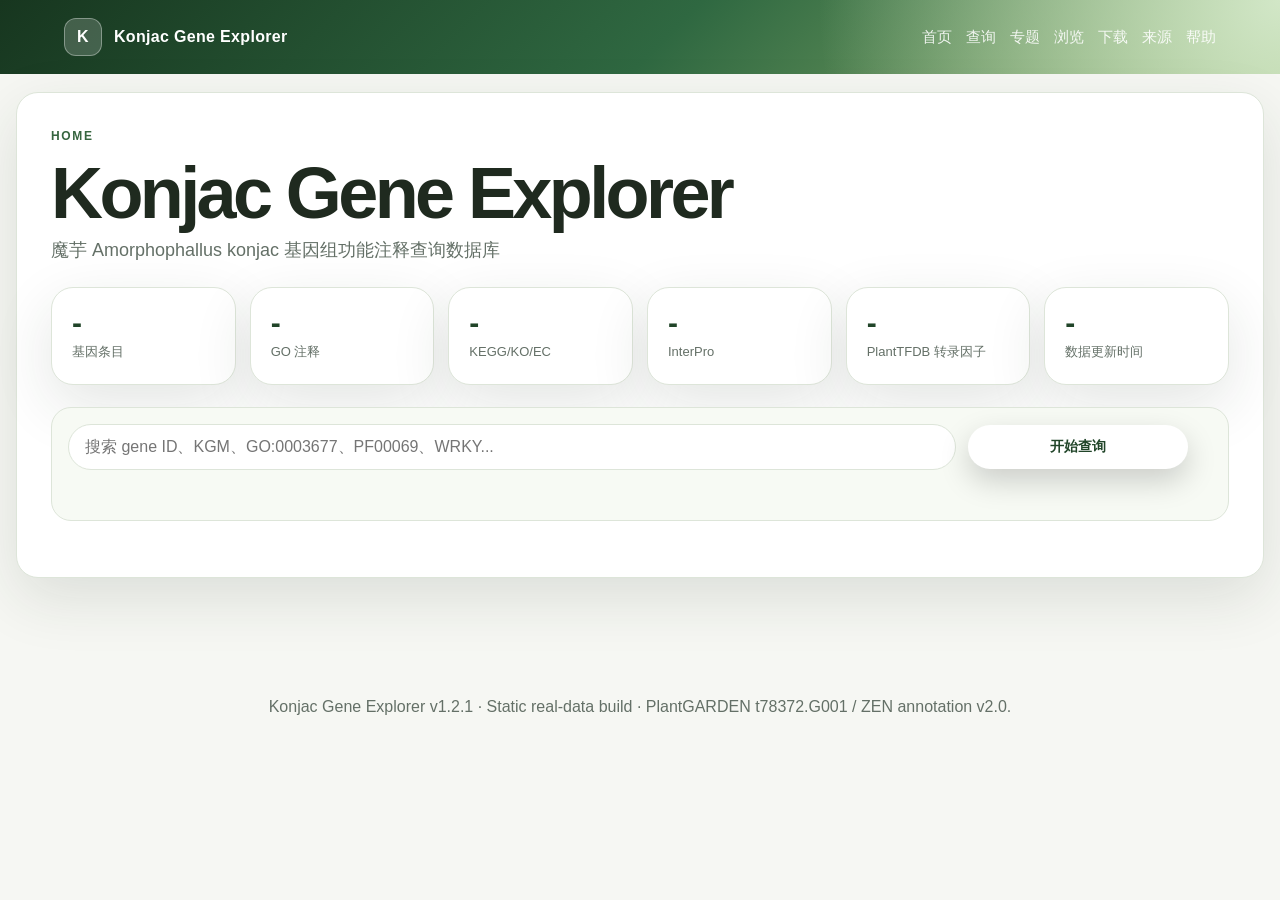
<file: index.stable.phase4.html>
﻿<!doctype html>
<html lang="zh-CN">
<head>
  <meta charset="utf-8" />
  <meta name="viewport" content="width=device-width, initial-scale=1" />
  <title>Konjac Gene Explorer | 魔芋基因查询数据库 v1.2.1</title>
  <meta name="description" content="魔芋 Amorphophallus konjac 基因组功能注释查询数据库，整合 PlantGARDEN t78372.G001、ZEN v2.0、GO、KEGG/KO/EC、InterPro、Pfam、PlantTFDB 与序列下载。" />
  <link rel="stylesheet" href="./styles.css" />
</head>
<body>
  <header class="hero">
    <nav class="nav">
      <a class="brand" href="#/" aria-label="Konjac Gene Explorer 首页">
        <span class="brand-mark">K</span>
        <span>Konjac Gene Explorer</span>
      </a>
      <div class="nav-links" aria-label="主要导航">
        <a href="#/">首页</a>
        <a href="#search">查询</a>
        <a href="#topics">专题</a>
        <a href="#browse">浏览</a>
        <a href="#downloads">下载</a>
        <a href="#sources">来源</a>
        <a href="#help">帮助</a>
      </div>
    </nav>
  </header>

  <main>
    <section class="panel home-shell" id="homeView" data-view="home">
      <div class="section-heading">
        <p class="eyebrow">Home</p>
        <h1 class="home-title">Konjac Gene Explorer</h1>
        <p class="home-copy">魔芋 Amorphophallus konjac 基因组功能注释查询数据库</p>
      </div>

      <section class="hero-stats" aria-label="数据库统计">
        <article><strong id="statGenes">-</strong><span>基因条目</span></article>
        <article><strong id="statGo">-</strong><span>GO 注释</span></article>
        <article><strong id="statKegg">-</strong><span>KEGG/KO/EC</span></article>
        <article><strong id="statInterpro">-</strong><span>InterPro</span></article>
        <article><strong id="statTf">-</strong><span>PlantTFDB 转录因子</span></article>
        <article><strong id="statUpdated">-</strong><span>数据更新时间</span></article>
      </section>

      <div class="home-search">
        <div class="search-main home-search-main">
          <input id="homeSearchInput" type="search" placeholder="搜索 gene ID、KGM、GO:0003677、PF00069、WRKY..." autocomplete="off" />
          <button class="button primary" id="homeSearchButton">开始查询</button>
        </div>
        <div class="quick-row" id="homeQuickSearches" aria-label="常用搜索"></div>
      </div>

      <div class="module-grid" id="homeModules"></div>
    </section>

    <section class="panel view-shell" id="searchView" data-view="search" hidden>
      <div class="section-heading">
        <p class="eyebrow">Search</p>
        <h2>基因查询</h2>
        <p>输入 Gene ID、功能关键词、GO、KEGG、Pfam 或转录因子家族后，再显示结果表格。支持同义词扩展搜索。</p>
      </div>

      <div class="quick-row" id="quickSearches" aria-label="常用搜索"></div>

      <div class="search-box">
        <div class="search-main">
          <input id="searchInput" type="search" placeholder="例如：evm.model.HIC_ASM_10.860_Akon、KGM、CSLA、GO:0003677、PF00069、WRKY" autocomplete="off" />
          <button class="button primary" id="searchButton">搜索</button>
          <button class="button ghost" id="resetButton">重置</button>
        </div>
        <div class="search-options">
          <label>字段
            <select id="fieldFilter" aria-label="选择搜索字段">
              <option value="all">全字段</option>
              <option value="gene">Gene ID / 别名</option>
              <option value="function">功能注释</option>
              <option value="go">GO / GO slim</option>
              <option value="kegg">KEGG / KO / EC</option>
              <option value="domain">InterPro / Pfam</option>
              <option value="tf">转录因子</option>
              <option value="homology">同源命中</option>
              <option value="location">染色体/坐标</option>
            </select>
          </label>
          <label>物种
            <select id="speciesFilter" aria-label="按物种筛选">
              <option value="">全部物种</option>
            </select>
          </label>
          <label>注释状态
            <select id="annotationFilter" aria-label="按注释状态筛选">
              <option value="">全部</option>
              <option value="go">有 GO</option>
              <option value="kegg">有 KEGG/KO/EC</option>
              <option value="interpro">有 InterPro</option>
              <option value="pfam">有 Pfam</option>
              <option value="tf">PlantTFDB 转录因子</option>
              <option value="homolog">有同源命中</option>
              <option value="hic">HIC_ASM 染色体组装片段</option>
              <option value="ctg">CTG 片段</option>
            </select>
          </label>
          <label>排序
            <select id="sortMode" aria-label="排序方式">
              <option value="relevance">相关度</option>
              <option value="gene_id">Gene ID</option>
              <option value="location">染色体/坐标</option>
              <option value="protein_desc">蛋白长度 ↓</option>
              <option value="identity_desc">Identity ↓</option>
              <option value="bitscore_desc">Bitscore ↓</option>
            </select>
          </label>
          <label>每页
            <select id="pageSize" aria-label="每页显示条数">
              <option value="50">50</option>
              <option value="100" selected>100</option>
              <option value="250">250</option>
            </select>
          </label>
        </div>
      </div>

      <p id="searchPrompt" class="search-prompt">请输入 Gene ID、功能关键词、GO、KEGG、Pfam 或转录因子家族进行查询。</p>
      <div id="activeTopic" class="active-topic" hidden></div>
      <div id="queryHint" class="query-hint" hidden></div>
      <div id="loadStatus" class="load-status" role="status" aria-live="polite">
        <div class="load-status-head">
          <span id="loadStatusText">正在准备加载数据...</span>
          <span id="loadStatusPercent">0%</span>
        </div>
        <div class="load-bar" aria-hidden="true"><span id="loadStatusBar"></span></div>
      </div>

      <div class="toolbar">
        <span id="resultCount">当前尚未执行搜索</span>
        <div class="toolbar-actions">
          <button class="button ghost small" id="prevPage">上一页</button>
          <span id="pageInfo" class="muted">-</span>
          <button class="button ghost small" id="nextPage">下一页</button>
          <button class="button secondary small" id="downloadFiltered">下载当前结果 CSV</button>
        </div>
      </div>
      <div id="filterSummary" class="filter-summary" hidden></div>
      <div id="searchStatus" class="search-status" hidden></div>

      <div id="resultsPanel" hidden>
        <div class="table-wrap">
          <table id="resultsTable">
            <thead>
              <tr>
                <th>Gene ID</th>
                <th>名称/别名</th>
                <th>位置</th>
                <th>功能摘要</th>
                <th>证据</th>
                <th>详情</th>
              </tr>
            </thead>
            <tbody></tbody>
          </table>
        </div>
        <div id="emptyHelp" class="empty-help" hidden></div>
      </div>
    </section>

    <section class="panel view-shell" id="geneView" data-view="gene" hidden>
      <div class="section-heading">
        <p class="eyebrow">Gene detail</p>
        <h2 id="detailTitle">基因详情</h2>
      </div>
      <div class="gene-detail-actions">
        <button class="button ghost small" id="backToSearch">返回搜索结果</button>
        <a class="button secondary small" href="#search">返回搜索页</a>
      </div>
      <div id="detailContent" class="detail-grid"></div>
    </section>

    <section class="panel view-shell" id="topicsView" data-view="topics" hidden>
      <div class="section-heading">
        <p class="eyebrow">Topic shortcuts</p>
        <h2>魔芋研究专题</h2>
        <p>点击专题卡片后会跳转到搜索页并自动执行对应关键词搜索。</p>
      </div>
      <div id="topicCards" class="topic-grid"></div>
    </section>

    <section class="panel view-shell" id="browseView" data-view="browse" hidden>
      <div class="section-heading">
        <p class="eyebrow">Browse</p>
        <h2>注释分类浏览</h2>
        <p>点击标签会跳转到搜索页并自动执行查询。</p>
      </div>
      <div id="browsePanels" class="browse-grid"></div>
    </section>

    <section class="panel view-shell" id="downloadsView" data-view="downloads" hidden>
      <div class="section-heading">
        <p class="eyebrow">Downloads</p>
        <h2>数据下载</h2>
        <p>提供网站整合表、GFF、CDS、protein FASTA 和 ZEN 注释文件。</p>
      </div>
      <div class="download-meta">
        <div><strong>版本</strong><span>v1.2.1</span></div>
        <div><strong>更新时间</strong><span>2026-04-29</span></div>
      </div>
      <div id="downloadCards" class="download-grid"></div>
    </section>

    <section class="panel view-shell" id="sourcesView" data-view="sources" hidden>
      <div class="section-heading">
        <p class="eyebrow">Sources & citation</p>
        <h2>数据来源与引用信息</h2>
      </div>
      <div class="source-grid">
        <article class="card">
          <h3>当前数据版本</h3>
          <dl>
            <dt>物种</dt><dd>Amorphophallus konjac</dd>
            <dt>基因组</dt><dd>PlantGARDEN t78372.G001 / NCBI assembly GCA_022559845.1</dd>
            <dt>基因结构</dt><dd>PlantGARDEN clean.gff</dd>
            <dt>CDS / protein</dt><dd>clean.cds / clean.pep</dd>
            <dt>功能注释</dt><dd>ZEN annotation v2.0, GO, GO slim, KEGG/KO/EC, InterPro, Pfam, PlantTFDB</dd>
            <dt>网站版本</dt><dd>Konjac Gene Explorer v1.2.1 static build</dd>
            <dt>更新时间</dt><dd>2026-04-29</dd>
          </dl>
        </article>
        <article class="card">
          <h3>引用与许可</h3>
          <dl>
            <dt>PlantGARDEN</dt><dd>待补充</dd>
            <dt>ZEN</dt><dd>待补充</dd>
            <dt>NCBI assembly</dt><dd>待补充</dd>
            <dt>外部资源</dt><dd>GO、KEGG/KO/EC、InterPro、Pfam、PlantTFDB</dd>
            <dt>Citation</dt><dd>待补充</dd>
            <dt>License</dt><dd>待补充</dd>
          </dl>
        </article>
        <article class="card full">
          <h3>解释与使用边界</h3>
          <ul class="check-list">
            <li>候选基因来自功能注释、结构域、GO/KEGG、同源命中和专题关键字筛选，不等同于实验验证结果。</li>
            <li>用于论文、报告或公开数据发布前，应核对 PlantGARDEN、ZEN、NCBI、GO、KEGG、InterPro、Pfam、PlantTFDB 的正式引用和许可要求。</li>
            <li>DOI、正式许可、维护者和联系邮箱当前均为待补充信息，本站不会编造缺失来源。</li>
          </ul>
        </article>
      </div>
      <p class="notice">说明：本网站是静态数据浏览器，当前不包含在线 BLAST、JBrowse、表达矩阵或共表达网络。后续版本可继续加入这些分析模块。</p>
    </section>

    <section class="panel view-shell" id="helpView" data-view="help" hidden>
      <div class="section-heading">
        <p class="eyebrow">Help</p>
        <h2>使用帮助</h2>
      </div>
      <div class="help-grid">
        <article class="card">
          <h3>搜索示例</h3>
          <ul>
            <li>精确 gene ID：<code>evm.model.HIC_ASM_10.860_Akon</code></li>
            <li>结构域：<code>PF00069</code>、<code>IPR000719</code></li>
            <li>GO：<code>GO:0003677</code> 或 <code>DNA binding</code></li>
            <li>魔芋关键词：<code>KGM</code>、<code>CSLA</code>、<code>WRKY</code></li>
            <li>转录因子：<code>WRKY</code>、<code>MYB</code>、<code>bHLH</code></li>
          </ul>
        </article>
        <article class="card">
          <h3>本地运行</h3>
          <p>进入项目根目录后运行：</p>
          <pre><code>python -m http.server 8000</code></pre>
          <p>然后在浏览器中打开：</p>
          <pre><code>http://localhost:8000</code></pre>
        </article>
        <article class="card">
          <h3>常见问题与后续升级</h3>
          <ul>
            <li>当前页面是纯静态站，搜索结果和详情都来自本地数据文件。</li>
            <li>如果 URL 中带有 <code>#search?q=...</code> 或 <code>#gene/...</code>，刷新后会恢复到对应视图。</li>
            <li>后续可以加入 RNA-seq、BLAST、JBrowse 和共表达模块，但本阶段不实现。</li>
          </ul>
        </article>
      </div>
    </section>
  </main>

  <div id="toast" class="toast" hidden></div>

  <footer>
    <p>Konjac Gene Explorer v1.2.1 · Static real-data build · PlantGARDEN t78372.G001 / ZEN annotation v2.0.</p>
  </footer>

  <script src="./app.js"></script>
</body>
</html>
</file>
<file: styles.css>
﻿:root {
  --bg: #f6f7f3;
  --surface: #ffffff;
  --surface-soft: #eef2e7;
  --surface-alt: #fbfcf8;
  --ink: #1f2a1f;
  --muted: #647067;
  --line: #dde5d9;
  --accent: #36653f;
  --accent-dark: #214529;
  --accent-soft: #dfeede;
  --warning: #916d18;
  --warning-soft: #fff3cf;
  --shadow: 0 20px 60px rgba(34, 53, 37, 0.12);
  --radius: 22px;
}

* { box-sizing: border-box; }

[hidden] {
  display: none !important;
}

html { scroll-behavior: smooth; }

body {
  margin: 0;
  font-family: -apple-system, BlinkMacSystemFont, "Segoe UI", "PingFang SC", "Microsoft YaHei", sans-serif;
  color: var(--ink);
  background: var(--bg);
  line-height: 1.6;
}

a { color: inherit; text-decoration: none; }
code {
  padding: 2px 6px;
  border-radius: 7px;
  background: #edf2e8;
  color: var(--accent-dark);
  font-family: ui-monospace, SFMono-Regular, Menlo, Consolas, monospace;
}
pre {
  overflow-x: auto;
  padding: 14px;
  border-radius: 14px;
  background: #15231a;
  color: #eaf5e8;
}

.hero {
  background:
    radial-gradient(circle at top right, rgba(214, 234, 204, 0.95), transparent 36%),
    linear-gradient(135deg, #17361f 0%, #2f6841 52%, #8fb46f 100%);
  color: #fff;
  padding: 18px min(5vw, 72px) 18px;
}

.nav {
  display: flex;
  justify-content: space-between;
  gap: 20px;
  align-items: center;
  max-width: 1220px;
  margin: 0 auto;
}

.brand {
  display: flex;
  align-items: center;
  gap: 12px;
  font-weight: 800;
  letter-spacing: 0.02em;
}

.brand-mark {
  display: inline-grid;
  place-items: center;
  width: 38px;
  height: 38px;
  border-radius: 12px;
  background: rgba(255, 255, 255, 0.18);
  border: 1px solid rgba(255, 255, 255, 0.35);
}

.nav-links {
  display: flex;
  flex-wrap: wrap;
  gap: 14px;
  font-size: 15px;
  color: rgba(255, 255, 255, 0.88);
}

.nav-links a {
  padding: 6px 0;
  border-bottom: 1px solid transparent;
}
.nav-links a:hover { border-color: rgba(255, 255, 255, 0.65); }

.home-shell, .view-shell { scroll-margin-top: 16px; }

.home-shell {
  display: grid;
  gap: 22px;
}

.home-title {
  margin: 0;
  font-size: clamp(40px, 6vw, 72px);
  line-height: 1.03;
  letter-spacing: -0.05em;
}

.home-copy {
  margin: 6px 0 0;
  color: var(--muted);
  font-size: 18px;
}

.home-hero-grid {
  display: grid;
  grid-template-columns: minmax(0, 1fr) minmax(320px, 460px);
  gap: clamp(20px, 4vw, 44px);
  align-items: center;
}

.home-visual {
  margin: 0;
  position: relative;
  min-width: 0;
}

.home-visual img {
  display: block;
  width: 100%;
  aspect-ratio: 4 / 3;
  object-fit: cover;
  border-radius: 20px;
  border: 1px solid rgba(54, 101, 63, 0.18);
  box-shadow: 0 24px 70px rgba(34, 53, 37, 0.18);
  background: #e9f0e5;
}

.home-visual figcaption {
  margin-top: 10px;
  color: var(--muted);
  font-size: 12px;
  font-weight: 700;
}

.hero-stats {
  display: grid;
  grid-template-columns: repeat(6, minmax(0, 1fr));
  gap: 14px;
}

.hero-stats article {
  background: var(--surface);
  border: 1px solid var(--line);
  border-radius: var(--radius);
  box-shadow: var(--shadow);
  padding: 20px;
}

.hero-stats strong {
  display: block;
  font-size: 30px;
  line-height: 1;
  color: var(--accent-dark);
}

.hero-stats span { color: var(--muted); font-size: 13px; }

.compact-stats {
  margin-top: 12px;
  gap: 12px;
}

.compact-stats div {
  background: var(--surface);
  border: 1px solid var(--line);
  border-radius: var(--radius);
  padding: 14px 16px;
}

.home-search {
  display: grid;
  gap: 12px;
  padding: 16px;
  border: 1px solid var(--line);
  border-radius: 20px;
  background: #f7faf4;
}

.home-search-main {
  grid-template-columns: minmax(220px, 1fr) minmax(160px, 220px) auto;
}

.module-grid {
  display: grid;
  grid-template-columns: repeat(3, minmax(0, 1fr));
  gap: 14px;
}

.module-card {
  display: grid;
  gap: 8px;
  padding: 18px;
  border: 1px solid var(--line);
  border-radius: 18px;
  background: var(--surface-alt);
  color: inherit;
  min-height: 142px;
}

.module-card strong {
  font-size: 18px;
  color: var(--accent-dark);
}

.module-card span {
  color: var(--muted);
}

.view-shell {
  display: grid;
  gap: 18px;
}

.gene-link {
  color: var(--accent-dark);
  font-weight: 850;
  text-decoration: underline;
  text-decoration-color: rgba(54, 101, 63, 0.3);
  text-underline-offset: 3px;
}

.blast-grid {
  display: grid;
  grid-template-columns: repeat(2, minmax(0, 1fr));
  gap: 16px;
}

.blast-card pre {
  white-space: pre-wrap;
}

.blast-card.full {
  grid-column: 1 / -1;
}

.blast-card-head {
  display: flex;
  align-items: flex-start;
  justify-content: space-between;
  gap: 16px;
}

.blast-program-tabs {
  display: flex;
  flex-wrap: wrap;
  gap: 10px;
  margin-top: 16px;
}

.blast-program-tab {
  border: 1px solid rgba(61, 99, 70, 0.2);
  border-radius: 999px;
  background: #fff;
  color: var(--accent-dark);
  font: inherit;
  font-weight: 820;
  padding: 10px 14px;
  cursor: pointer;
}

.blast-program-tab.active {
  background: var(--accent-dark);
  color: #fff;
  border-color: var(--accent-dark);
}

.blast-form {
  display: grid;
  grid-template-columns: repeat(4, minmax(130px, 1fr));
  gap: 14px;
  align-items: end;
  margin-top: 18px;
}

.blast-ncbi-form {
  grid-template-columns: 1fr;
  align-items: stretch;
}

.blast-form-section {
  border: 1px solid rgba(61, 99, 70, 0.14);
  border-radius: 8px;
  background: rgba(245, 250, 244, 0.52);
  padding: 14px;
}

.blast-form-section h4 {
  margin: 0 0 12px;
  color: var(--accent-dark);
  font-size: 1.04rem;
  font-weight: 900;
}

.blast-query-section {
  background: rgba(231, 242, 235, 0.68);
}

.blast-inline-grid {
  display: grid;
  grid-template-columns: repeat(4, minmax(140px, 1fr));
  gap: 14px;
  align-items: end;
}

.blast-form label {
  display: grid;
  gap: 7px;
  color: var(--muted);
  font-weight: 760;
}

.blast-form select,
.blast-form input,
.blast-form textarea {
  width: 100%;
  border: 1px solid rgba(61, 99, 70, 0.22);
  border-radius: 8px;
  background: rgba(255, 255, 255, 0.9);
  color: var(--ink);
  font: inherit;
  padding: 11px 12px;
  box-sizing: border-box;
}

.blast-form textarea {
  min-height: 170px;
  resize: vertical;
  font-family: "SFMono-Regular", Consolas, "Liberation Mono", monospace;
  line-height: 1.45;
}

.blast-sequence-field {
  grid-column: 1 / -1;
}

.blast-examples {
  grid-column: 1 / -1;
  display: flex;
  flex-wrap: wrap;
  gap: 10px;
}

.blast-actions {
  grid-column: 1 / -1;
  display: flex;
  align-items: center;
  flex-wrap: wrap;
  gap: 10px;
}

.blast-online-status {
  margin-top: 16px;
}

.blast-auth-panel {
  margin-top: 16px;
}

.blast-auth-box {
  display: grid;
  grid-template-columns: minmax(210px, 1fr) minmax(190px, 240px) minmax(170px, 220px) auto;
  gap: 12px;
  align-items: end;
  border: 1px solid rgba(61, 99, 70, 0.16);
  border-radius: 8px;
  background: rgba(245, 250, 244, 0.75);
  padding: 14px;
}

.blast-auth-box.signed-in {
  grid-template-columns: 1fr auto;
  align-items: center;
}

.blast-auth-box strong,
.blast-auth-box span,
.blast-auth-box small,
.blast-auth-box label {
  display: block;
}

.blast-auth-box strong {
  color: var(--accent-dark);
  font-weight: 850;
}

.blast-auth-box small {
  color: var(--muted);
  margin-top: 4px;
  line-height: 1.45;
}

.blast-auth-box label {
  color: var(--muted);
  font-weight: 760;
}

.blast-auth-box input {
  width: 100%;
  margin-top: 7px;
  box-sizing: border-box;
}

.blast-auth-actions {
  display: flex;
  align-items: center;
  gap: 8px;
  flex-wrap: wrap;
}

.blast-auth-message {
  margin: 10px 0 0;
  color: var(--accent-dark);
  font-weight: 760;
}

.blast-job-box {
  border: 1px solid rgba(61, 99, 70, 0.16);
  border-radius: 8px;
  padding: 14px;
  background: rgba(245, 250, 244, 0.75);
}

.blast-job-meta {
  display: flex;
  flex-wrap: wrap;
  gap: 8px;
  margin-bottom: 12px;
}

.blast-result-wrap {
  margin-top: 12px;
  max-height: 360px;
}

.blast-result-actions {
  display: flex;
  justify-content: flex-end;
  gap: 10px;
  margin-top: 12px;
}

.bulk-tool {
  display: grid;
  gap: 18px;
}

.bulk-textarea {
  width: 100%;
  min-height: 190px;
  border: 1px solid rgba(61, 99, 70, 0.2);
  border-radius: 8px;
  padding: 14px;
  box-sizing: border-box;
  resize: vertical;
  font: 0.95rem/1.5 "SFMono-Regular", Consolas, "Liberation Mono", monospace;
  color: var(--ink);
  background: rgba(255, 255, 255, 0.92);
}

.bulk-actions {
  display: flex;
  flex-wrap: wrap;
  gap: 10px;
  margin-top: 12px;
}

tr.is-missing {
  opacity: 0.72;
}

.result-gene-symbol,
.result-gene-name {
  display: block;
  overflow-wrap: anywhere;
}

.result-gene-symbol {
  color: var(--accent-dark);
  margin-bottom: 4px;
}

.result-gene-name {
  color: var(--ink);
  line-height: 1.35;
  margin-bottom: 8px;
}

.score-tool {
  display: grid;
  gap: 18px;
}

.score-form {
  display: grid;
  gap: 16px;
}

.score-input-label {
  display: grid;
  gap: 8px;
  font-weight: 800;
}

.score-textarea {
  width: 100%;
  min-height: 160px;
  border: 1px solid rgba(61, 99, 70, 0.22);
  border-radius: 8px;
  padding: 14px;
  box-sizing: border-box;
  resize: vertical;
  font: 0.95rem/1.5 "SFMono-Regular", Consolas, "Liberation Mono", monospace;
  color: var(--ink);
  background: rgba(255, 255, 255, 0.94);
}

.score-controls {
  display: grid;
  grid-template-columns: repeat(5, minmax(140px, 1fr));
  gap: 12px;
  align-items: end;
}

.score-controls label {
  display: grid;
  gap: 6px;
  font-weight: 800;
  color: var(--muted);
}

.score-controls select {
  width: 100%;
  border: 1px solid rgba(61, 99, 70, 0.22);
  border-radius: 8px;
  padding: 10px 12px;
  font: inherit;
  color: var(--ink);
  background: #fff;
}

.score-controls .check-option {
  display: flex;
  align-items: center;
  gap: 8px;
  min-height: 42px;
  color: var(--ink);
}

.score-actions {
  display: flex;
  flex-wrap: wrap;
  gap: 10px;
}

.score-theme-list {
  display: flex;
  flex-wrap: wrap;
  gap: 10px;
}

.score-theme-pill {
  display: inline-flex;
  align-items: center;
  min-height: 34px;
  border: 1px solid var(--line);
  border-radius: 999px;
  padding: 6px 12px;
  font-weight: 800;
  color: var(--accent-dark);
  background: rgba(237, 248, 237, 0.78);
}

.score-summary {
  display: grid;
  grid-template-columns: minmax(0, 1fr) minmax(150px, 220px);
  gap: 18px;
  align-items: start;
  margin-bottom: 16px;
}

.score-summary h3 {
  margin: 10px 0 8px;
  overflow-wrap: anywhere;
}

.score-big {
  border: 1px solid var(--line);
  border-radius: 8px;
  padding: 18px;
  text-align: center;
  background: rgba(237, 248, 237, 0.7);
}

.score-big strong {
  display: block;
  font-size: 34px;
  color: var(--accent-dark);
}

.score-big span {
  display: block;
  margin-top: 6px;
  color: var(--muted);
  font-weight: 800;
}

.score-stats {
  margin-bottom: 18px;
}

.score-bar-list {
  display: grid;
  gap: 12px;
  margin: 14px 0 22px;
}

.score-bar-row {
  display: grid;
  grid-template-columns: minmax(220px, 1fr) minmax(160px, 280px) 52px;
  gap: 12px;
  align-items: center;
}

.score-bar-row strong,
.score-bar-row span {
  display: block;
}

.score-bar-row span {
  color: var(--muted);
}

.score-bar {
  height: 12px;
  border-radius: 999px;
  background: rgba(61, 99, 70, 0.12);
  overflow: hidden;
}

.score-bar span {
  display: block;
  height: 100%;
  border-radius: inherit;
  background: linear-gradient(90deg, #2b7a4b, #5ba96c);
}

.score-evidence-list {
  display: grid;
  gap: 8px;
  margin: 0;
  padding: 0;
  list-style: none;
}

.score-evidence-list li {
  display: grid;
  gap: 3px;
  border-left: 3px solid rgba(43, 122, 75, 0.35);
  padding-left: 10px;
}

.score-evidence-list span,
.score-evidence-list small {
  color: var(--muted);
  overflow-wrap: anywhere;
}

.score-table td {
  vertical-align: top;
}

.blast-subject-link {
  display: inline-block;
  max-width: min(560px, 68vw);
  overflow-wrap: anywhere;
}

.eyebrow {
  margin: 0 0 10px;
  text-transform: uppercase;
  letter-spacing: 0.14em;
  font-size: 12px;
  font-weight: 800;
  color: #d7ecd5;
}

.hero h1 {
  margin: 0;
  font-size: clamp(42px, 8vw, 84px);
  line-height: 1.02;
  letter-spacing: -0.055em;
}

.hero-copy {
  max-width: 860px;
  color: rgba(255, 255, 255, 0.88);
  font-size: 18px;
  margin: 24px 0 30px;
}

.hero-note {
  color: rgba(255, 255, 255, 0.72);
  max-width: 780px;
}

.hero-actions, .toolbar, .toolbar-actions, .quick-row {
  display: flex;
  flex-wrap: wrap;
  gap: 12px;
  align-items: center;
}

.button {
  display: inline-flex;
  align-items: center;
  justify-content: center;
  border: 0;
  border-radius: 999px;
  padding: 13px 18px;
  font-weight: 800;
  cursor: pointer;
  transition: transform 0.2s ease, box-shadow 0.2s ease, background 0.2s ease, opacity 0.2s ease;
  font-size: 14px;
  font-family: inherit;
}

.button:hover:not(:disabled) { transform: translateY(-1px); }
.button:disabled { opacity: .48; cursor: not-allowed; }

.primary {
  background: #fff;
  color: var(--accent-dark);
  box-shadow: 0 12px 30px rgba(0, 0, 0, 0.18);
}
.search-panel .primary {
  background: var(--accent);
  color: #fff;
  box-shadow: none;
}
.secondary {
  background: rgba(255, 255, 255, 0.16);
  color: #fff;
  border: 1px solid rgba(255, 255, 255, 0.32);
}
.search-panel .secondary,
.download-card .secondary {
  background: var(--surface-soft);
  color: var(--accent-dark);
  border: 1px solid var(--line);
}
.ghost {
  background: transparent;
  color: var(--accent);
  border: 1px solid var(--line);
}
.small { padding: 9px 13px; font-size: 13px; }

main {
  width: min(1280px, calc(100% - 32px));
  margin: 18px auto 70px;
}

.stats {
  display: grid;
  grid-template-columns: repeat(6, minmax(0, 1fr));
  gap: 14px;
  margin-bottom: 18px;
}

.stats article {
  background: var(--surface);
  border: 1px solid var(--line);
  border-radius: var(--radius);
  box-shadow: var(--shadow);
  padding: 20px;
}

.stats strong {
  display: block;
  font-size: 30px;
  line-height: 1;
  color: var(--accent-dark);
}

.stats span { color: var(--muted); font-size: 13px; }

.panel {
  background: var(--surface);
  border: 1px solid var(--line);
  border-radius: var(--radius);
  box-shadow: var(--shadow);
  padding: clamp(22px, 4vw, 34px);
  margin: 18px 0;
}

.section-heading h2 {
  margin: 0;
  font-size: clamp(25px, 4vw, 40px);
  line-height: 1.1;
  letter-spacing: -0.035em;
}

.section-heading p:not(.eyebrow) {
  color: var(--muted);
  max-width: 860px;
}
.panel .eyebrow { color: var(--accent); }

.quick-row {
  margin: 18px 0 4px;
}

.search-box {
  margin: 22px 0 12px;
  padding: 16px;
  background: var(--surface-soft);
  border-radius: 20px;
}

.search-main {
  display: grid;
  grid-template-columns: minmax(220px, 1fr) minmax(160px, 220px) auto auto;
  gap: 12px;
  align-items: center;
}

.search-options {
  display: grid;
  grid-template-columns: repeat(4, minmax(140px, 1fr));
  gap: 12px;
  margin-top: 12px;
}

.search-options label {
  color: var(--muted);
  font-size: 13px;
  font-weight: 700;
}

input, select {
  width: 100%;
  min-height: 46px;
  border-radius: 999px;
  border: 1px solid var(--line);
  padding: 0 16px;
  background: #fff;
  color: var(--ink);
  font: inherit;
  outline: none;
}

input:focus, select:focus {
  border-color: var(--accent);
  box-shadow: 0 0 0 4px var(--accent-soft);
}

.active-topic, .query-hint, .empty-help {
  padding: 12px 14px;
  border-radius: 16px;
  background: #f2f7ef;
  border: 1px solid var(--line);
  margin: 12px 0;
}
.active-topic {
  display: flex;
  flex-wrap: wrap;
  gap: 10px;
  align-items: center;
}
.query-hint {
  display: flex;
  flex-wrap: wrap;
  gap: 8px;
  align-items: center;
}

.load-status {
  margin: 14px 0;
  padding: 13px 14px;
  border: 1px solid var(--line);
  border-radius: 16px;
  background: #f6faf2;
}
.load-status[hidden] { display: none; }
.load-status.error {
  background: var(--warning-soft);
  border-color: rgba(145, 109, 24, 0.35);
  color: #5d4410;
}
.load-status-head {
  display: flex;
  justify-content: space-between;
  gap: 12px;
  color: var(--muted);
  font-size: 13px;
  font-weight: 800;
}
.load-bar {
  height: 9px;
  margin-top: 9px;
  overflow: hidden;
  border-radius: 999px;
  background: #dfe8d9;
}
.load-bar span {
  display: block;
  width: 0%;
  height: 100%;
  border-radius: inherit;
  background: var(--accent);
  transition: width 0.2s ease;
}
.load-status.indeterminate .load-bar span {
  position: relative;
  width: 35%;
  animation: sequence-loading 1.2s infinite ease-in-out;
}

.toolbar {
  justify-content: space-between;
  margin: 18px 0;
  color: var(--muted);
}

.search-prompt {
  margin: 16px 0 0;
  padding: 14px 16px;
  border: 1px solid var(--line);
  border-radius: 16px;
  background: #f6faf2;
  color: var(--muted);
}

.gene-detail-actions {
  display: flex;
  flex-wrap: wrap;
  gap: 10px;
}

.gene-detail-actions .button,
.gene-detail-actions a {
  min-width: 0;
}

.download-meta {
  display: grid;
  grid-template-columns: repeat(2, minmax(0, 1fr));
  gap: 12px;
}

.download-meta div {
  display: grid;
  gap: 4px;
  padding: 12px 14px;
  border: 1px solid var(--line);
  border-radius: 14px;
  background: var(--surface-alt);
  min-width: 0;
}

.download-meta strong {
  font-size: 12px;
  color: var(--muted);
  text-transform: none;
  letter-spacing: 0;
}

.download-meta span {
  font-weight: 800;
  color: var(--accent-dark);
}

.filter-summary {
  display: flex;
  flex-wrap: wrap;
  align-items: center;
  gap: 8px;
  margin: -4px 0 16px;
}
.filter-summary[hidden] { display: none; }
.filter-pill {
  display: inline-flex;
  align-items: center;
  min-height: 30px;
  padding: 5px 10px;
  border: 1px solid var(--line);
  border-radius: 999px;
  background: #fff;
  color: var(--muted);
  font-size: 12px;
  font-weight: 800;
}

.search-status {
  display: flex;
  flex-wrap: wrap;
  gap: 8px;
  margin: -6px 0 16px;
}
.search-status[hidden] { display: none; }
.status-pill {
  display: inline-flex;
  align-items: center;
  min-height: 30px;
  padding: 5px 10px;
  border-radius: 999px;
  background: #f3f7ef;
  border: 1px solid var(--line);
  color: var(--accent-dark);
  font-size: 12px;
  font-weight: 800;
}

.table-wrap {
  width: 100%;
  overflow-x: auto;
  border: 1px solid var(--line);
  border-radius: 18px;
}

table {
  width: 100%;
  border-collapse: collapse;
  min-width: 1040px;
}

th, td {
  text-align: left;
  padding: 14px 15px;
  border-bottom: 1px solid var(--line);
  vertical-align: top;
}

th {
  background: #f4f7f1;
  font-size: 13px;
  color: var(--muted);
}
tr:last-child td { border-bottom: 0; }

.tag-list, .evidence-list {
  display: flex;
  flex-wrap: wrap;
  gap: 6px;
}
.evidence-list.large { gap: 8px; }

.tag, .evidence {
  display: inline-block;
  padding: 4px 9px;
  border-radius: 999px;
  background: var(--accent-soft);
  color: var(--accent-dark);
  font-size: 12px;
  font-weight: 800;
  border: 0;
}
.tag-button { cursor: pointer; font-family: inherit; }
.tag-button:hover { filter: brightness(0.96); }

.search-hit {
  padding: 0 2px;
  border-radius: 4px;
  background: #ffe58f;
  color: #1f2a1f;
}

.evidence.ok { background: #dfeede; color: #214529; }
.evidence.tf { background: #e8e0f4; color: #4b3270; }
.evidence.muted { background: #eef0eb; color: var(--muted); }

.muted { color: var(--muted); }

.row-actions {
  display: flex;
  flex-wrap: wrap;
  gap: 8px;
  margin-top: 5px;
}

.mini-link {
  padding: 0;
  border: 0;
  background: transparent;
  color: var(--accent);
  font: inherit;
  font-size: 12px;
  font-weight: 800;
  cursor: pointer;
  text-decoration: underline;
  text-underline-offset: 3px;
}

.detail-grid,
.source-grid,
.help-grid {
  display: grid;
  grid-template-columns: repeat(auto-fit, minmax(320px, 1fr));
  gap: 14px;
}

#geneView #detailContent {
  display: block;
}

#geneView #detailContent > .detail-grid {
  display: grid;
  grid-template-columns: repeat(auto-fit, minmax(320px, 1fr));
  gap: 14px;
  width: 100%;
}

#geneView .section-heading,
#geneView .gene-detail-actions,
#geneView .sequence-viewer,
#geneView .sequence-actions {
  width: 100%;
}

#geneView .gene-detail-actions {
  justify-content: flex-start;
}

.detail-grid .card.full {
  display: grid;
  gap: 10px;
}

.card, .topic-card, .browse-card, .download-card {
  border: 1px solid var(--line);
  border-radius: 18px;
  padding: 18px;
  background: var(--surface-alt);
}

.card.full { grid-column: 1 / -1; }
.card h3, .topic-card h3, .browse-card h3, .download-card h3 {
  margin: 0 0 10px;
  font-size: 18px;
}
.card dl, .download-card dl {
  display: grid;
  grid-template-columns: 150px 1fr;
  gap: 7px 12px;
  margin: 0;
}
.detail-dl {
  display: grid;
  grid-template-columns: minmax(160px, 190px) minmax(0, 1fr);
  gap: 8px 14px;
  margin: 0;
}
.card dt, .download-card dt { color: var(--muted); }
.card dd, .download-card dd {
  margin: 0;
  min-width: 0;
  word-break: normal;
  overflow-wrap: anywhere;
}

#geneView .detail-dl dd {
  display: flex;
  flex-wrap: wrap;
  align-items: flex-start;
  gap: 8px 10px;
  min-width: 0;
}

#geneView .detail-dl code {
  display: inline-block;
  max-width: 100%;
  white-space: normal;
}

#geneView .detail-dl .tag-list,
#geneView .detail-dl .evidence-list,
#geneView .detail-dl .related-list {
  width: 100%;
}

.topic-grid {
  display: grid;
  grid-template-columns: repeat(4, minmax(0, 1fr));
  gap: 14px;
}

.topic-card {
  display: flex;
  flex-direction: column;
  min-height: 250px;
}
.topic-card p {
  color: var(--muted);
  margin: 0;
}
.topic-meta {
  display: flex;
  align-items: baseline;
  gap: 8px;
  margin-top: auto;
  padding-top: 18px;
}
.topic-meta strong {
  font-size: 32px;
  color: var(--accent-dark);
  line-height: 1;
}
.topic-meta span { color: var(--muted); }
.topic-actions {
  display: flex;
  flex-wrap: wrap;
  gap: 8px;
  margin-top: 12px;
}

.browse-grid {
  display: grid;
  grid-template-columns: repeat(2, minmax(0, 1fr));
  gap: 14px;
}

.browse-list {
  display: grid;
  gap: 8px;
}
.browse-term {
  display: flex;
  justify-content: space-between;
  gap: 12px;
  width: 100%;
  text-align: left;
  border: 1px solid var(--line);
  background: #fff;
  border-radius: 12px;
  padding: 9px 11px;
  cursor: pointer;
  font: inherit;
}
.browse-term span {
  overflow: hidden;
  text-overflow: ellipsis;
  white-space: nowrap;
}
.browse-term em {
  flex: 0 0 auto;
  font-style: normal;
  font-weight: 800;
  color: var(--accent);
}

.download-grid {
  display: grid;
  grid-template-columns: repeat(3, minmax(0, 1fr));
  gap: 14px;
}

.download-card {
  display: flex;
  flex-direction: column;
  gap: 12px;
}
.download-card.unavailable {
  border-color: rgba(145, 109, 24, 0.35);
  background: #fffaf0;
}
.download-card p {
  margin: 0;
  color: var(--muted);
}
.download-warning {
  margin: 0;
  padding: 10px 12px;
  border-radius: 12px;
  background: var(--warning-soft);
  color: #5d4410;
  font-size: 13px;
}
.download-card .button {
  width: fit-content;
  margin-top: auto;
}
.download-inline {
  display: flex;
  flex-wrap: wrap;
  gap: 10px;
}
.download-inline a {
  padding: 8px 12px;
  border-radius: 999px;
  background: var(--accent-soft);
  color: var(--accent-dark);
  font-weight: 800;
}

.help-steps {
  margin: 0;
  padding-left: 20px;
}
.help-steps li {
  margin-bottom: 8px;
}

.related-list {
  display: grid;
  grid-template-columns: repeat(2, minmax(0, 1fr));
  gap: 10px;
}
.related-item {
  display: grid;
  gap: 4px;
  text-align: left;
  border: 1px solid var(--line);
  border-radius: 14px;
  background: #fff;
  padding: 12px;
  cursor: pointer;
  font: inherit;
}
.related-item strong { color: var(--accent-dark); }
.related-item span { color: var(--muted); }

.check-list {
  padding-left: 20px;
}
.check-list li { margin-bottom: 8px; }

.notice {
  padding: 14px 16px;
  border-left: 4px solid var(--accent);
  background: var(--surface-soft);
  border-radius: 12px;
}

.toast {
  position: fixed;
  z-index: 10;
  left: 50%;
  bottom: 24px;
  transform: translateX(-50%);
  background: #19331f;
  color: #fff;
  border-radius: 999px;
  padding: 10px 16px;
  box-shadow: var(--shadow);
  font-weight: 800;
}

footer {
  text-align: center;
  padding: 30px 16px 48px;
  color: var(--muted);
}

@media (max-width: 1100px) {
  .hero-stats { grid-template-columns: repeat(3, minmax(0, 1fr)); }
  .module-grid { grid-template-columns: repeat(2, minmax(0, 1fr)); }
  .topic-grid, .download-grid { grid-template-columns: repeat(2, minmax(0, 1fr)); }
  .search-options { grid-template-columns: repeat(2, minmax(140px, 1fr)); }
  .score-controls { grid-template-columns: repeat(2, minmax(160px, 1fr)); }
}

@media (max-width: 820px) {
  .nav { align-items: flex-start; flex-direction: column; }
  .nav-links { gap: 11px; }
  .hero-stats, .module-grid, .detail-grid, .source-grid, .help-grid, .blast-grid, .topic-grid, .browse-grid, .download-grid, .related-list { grid-template-columns: 1fr; }
  .score-controls,
  .score-summary,
  .score-bar-row {
    grid-template-columns: 1fr;
  }
  .score-actions .button {
    width: 100%;
    justify-content: center;
  }
  .blast-card-head, .blast-actions { align-items: stretch; flex-direction: column; }
  .blast-form { grid-template-columns: 1fr; }
  .blast-inline-grid { grid-template-columns: 1fr; }
  .blast-actions .button { width: 100%; justify-content: center; }
  .blast-auth-box,
  .blast-auth-box.signed-in {
    grid-template-columns: 1fr;
    align-items: stretch;
  }
  .blast-auth-actions .button {
    width: 100%;
    justify-content: center;
  }
  .card.full { grid-column: auto; }
  .card dl, .download-card dl { grid-template-columns: 1fr; }
  main { width: min(100% - 22px, 1280px); }
  .search-main { grid-template-columns: 1fr; }
  .search-options {
    grid-template-columns: 1fr;
    gap: 8px;
  }
  .toolbar { align-items: flex-start; }
  .toolbar-actions { width: 100%; }
  .toolbar-actions .button { flex: 1 1 auto; }
  .home-search-main { grid-template-columns: 1fr; }
  .home-hero-grid { grid-template-columns: 1fr; }
  .home-visual { order: -1; }
  .home-title { letter-spacing: 0; }
  .search-status, .filter-summary {
    gap: 6px;
  }
  .status-pill, .filter-pill {
    font-size: 11px;
    padding: 4px 9px;
  }
  .card, .topic-card, .browse-card, .download-card {
    padding: 15px;
  }
  .card h3, .topic-card h3, .browse-card h3, .download-card h3 {
    font-size: 16px;
  }
  .gene-detail-actions .button,
  .gene-detail-actions a,
  .download-card .button,
  .download-inline a {
    width: 100%;
    justify-content: center;
  }
  .download-meta {
    grid-template-columns: 1fr;
  }
  .detail-dl {
    grid-template-columns: 1fr;
    gap: 6px 10px;
  }
  #geneView .detail-dl dd {
    display: block;
  }
  .sequence-actions {
    gap: 8px;
  }
  .sequence-actions .button,
  .sequence-actions .mini-link {
    width: 100%;
    justify-content: center;
  }
  .sequence-viewer {
    padding: 12px;
  }
  .sequence-box {
    font-size: 12px;
    line-height: 1.5;
    max-height: 320px;
  }
  .table-wrap {
    overflow: visible;
    border: 0;
    border-radius: 0;
  }
  table {
    min-width: 0;
    border-collapse: separate;
    border-spacing: 0 12px;
  }
  thead {
    position: absolute;
    width: 1px;
    height: 1px;
    overflow: hidden;
    clip: rect(0 0 0 0);
  }
  tbody, tr, td { display: block; }
  tr {
    border: 1px solid var(--line);
    border-radius: 16px;
    background: var(--surface-alt);
    overflow: hidden;
  }
  tr:last-child td { border-bottom: 1px solid var(--line); }
  td {
    display: grid;
    grid-template-columns: 94px minmax(0, 1fr);
    gap: 12px;
    padding: 12px 14px;
  }
  td::before {
    content: attr(data-label);
    color: var(--muted);
    font-size: 12px;
    font-weight: 800;
  }
  td:last-child { border-bottom: 0; }
}

@media print {
  .hero, .search-panel, footer, .toast { display: none !important; }
  main { margin: 0; width: 100%; }
  .panel { box-shadow: none; border: 1px solid #ccc; }
}

.sequence-actions {
  display: flex;
  gap: 10px;
  flex-wrap: wrap;
  margin: 12px 0;
}
.sequence-viewer {
  margin: 12px 0 16px;
  border: 1px solid var(--line);
  border-radius: 16px;
  background: #fff;
  padding: 14px;
  min-width: 0;
}
.sequence-toolbar {
  display: flex;
  align-items: center;
  gap: 12px;
  flex-wrap: wrap;
  margin-bottom: 10px;
}
.sequence-box {
  max-height: 420px;
  overflow: auto;
  white-space: pre;
  font-size: 13px;
  line-height: 1.55;
  padding: 14px;
  border-radius: 14px;
  background: #f7f8f2;
  color: #142318;
  border: 1px solid var(--line);
  font-family: ui-monospace, SFMono-Regular, Menlo, Consolas, "Liberation Mono", monospace;
  font-weight: 600;
  letter-spacing: 0.02em;
}
.loader-line {
  height: 8px;
  overflow: hidden;
  border-radius: 999px;
  background: var(--surface-soft);
  position: relative;
}
.loader-line::before {
  content: '';
  position: absolute;
  top: 0;
  left: -35%;
  width: 35%;
  height: 100%;
  border-radius: 999px;
  background: var(--accent);
  animation: sequence-loading 1.2s infinite ease-in-out;
}
@keyframes sequence-loading {
  0% { left: -35%; }
  100% { left: 100%; }
}


/* v1.2.1: improve FASTA/CDS/protein sequence contrast */
.sequence-viewer pre.sequence-box {
  color: #142318 !important;
  background: #f7f8f2 !important;
}
  .sequence-viewer pre.sequence-box::selection {
  background: #cfe4c7;
  color: #102015;
}
</file>
